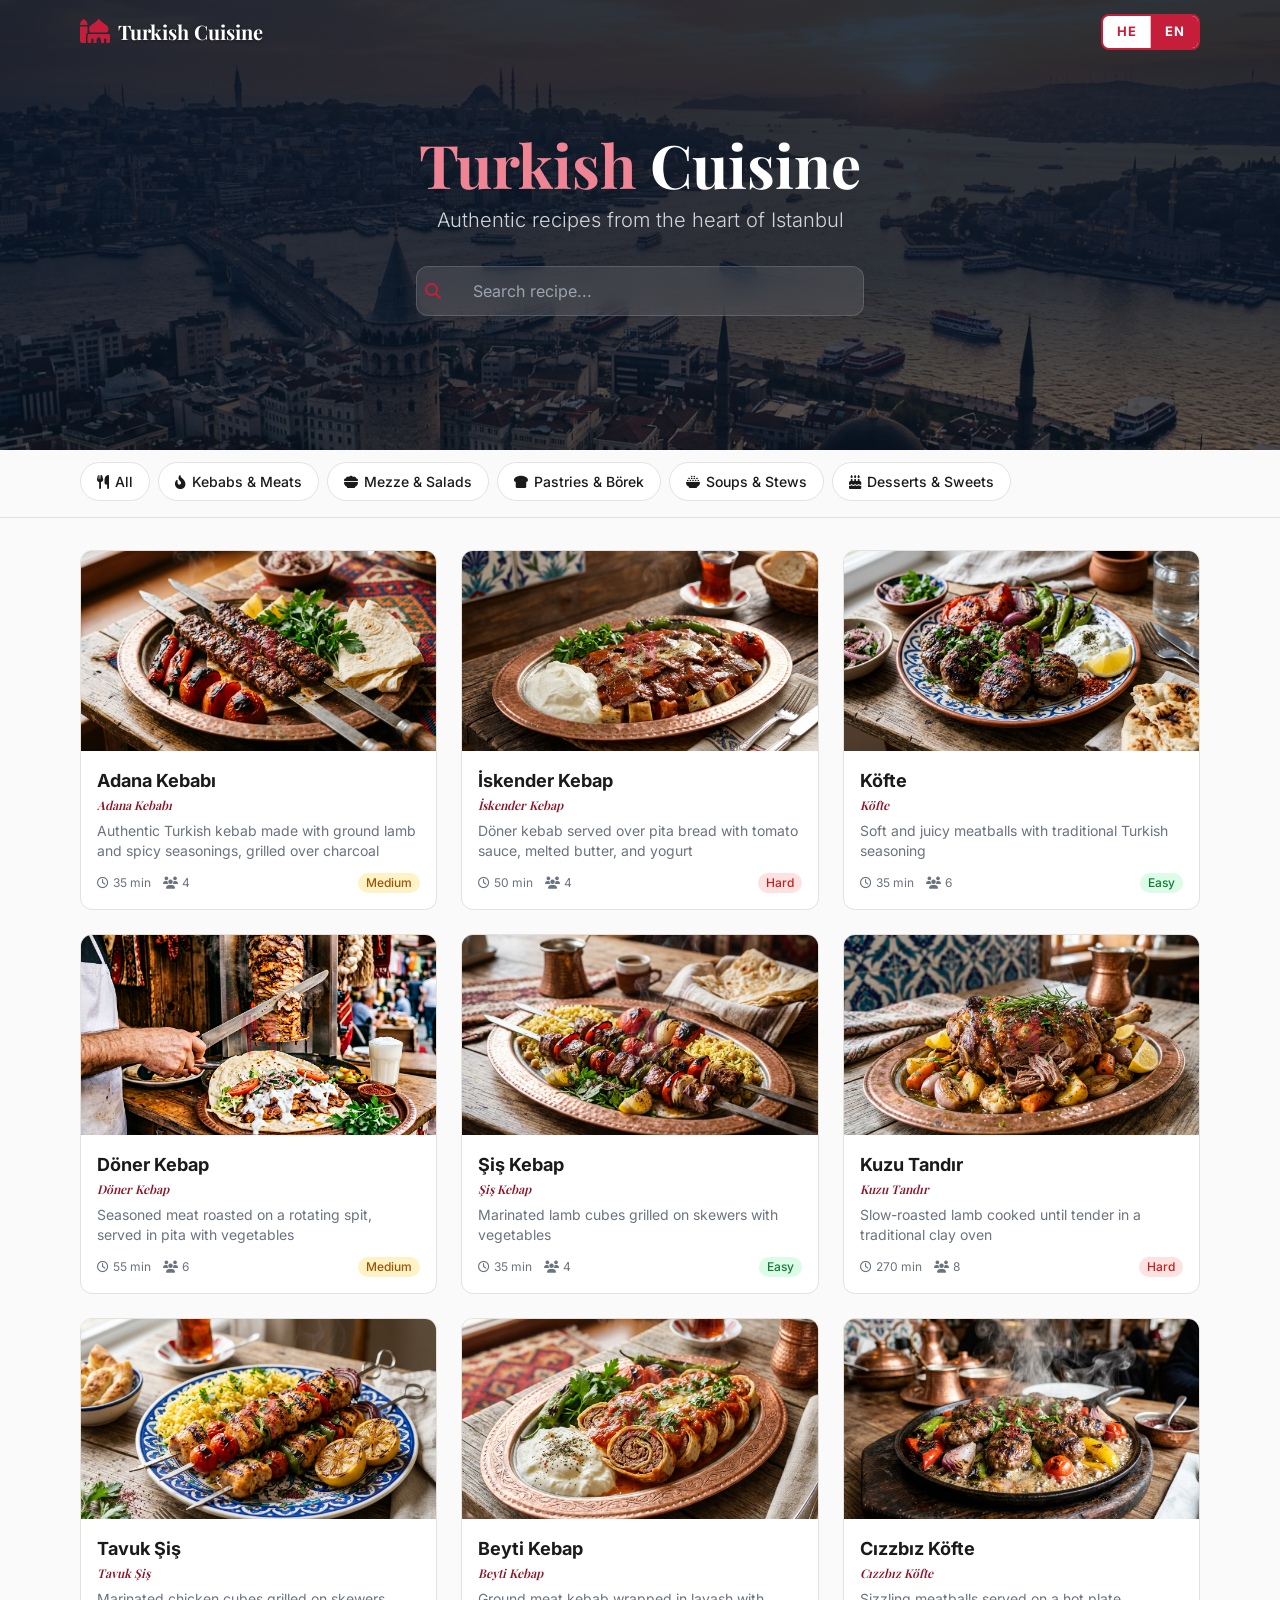
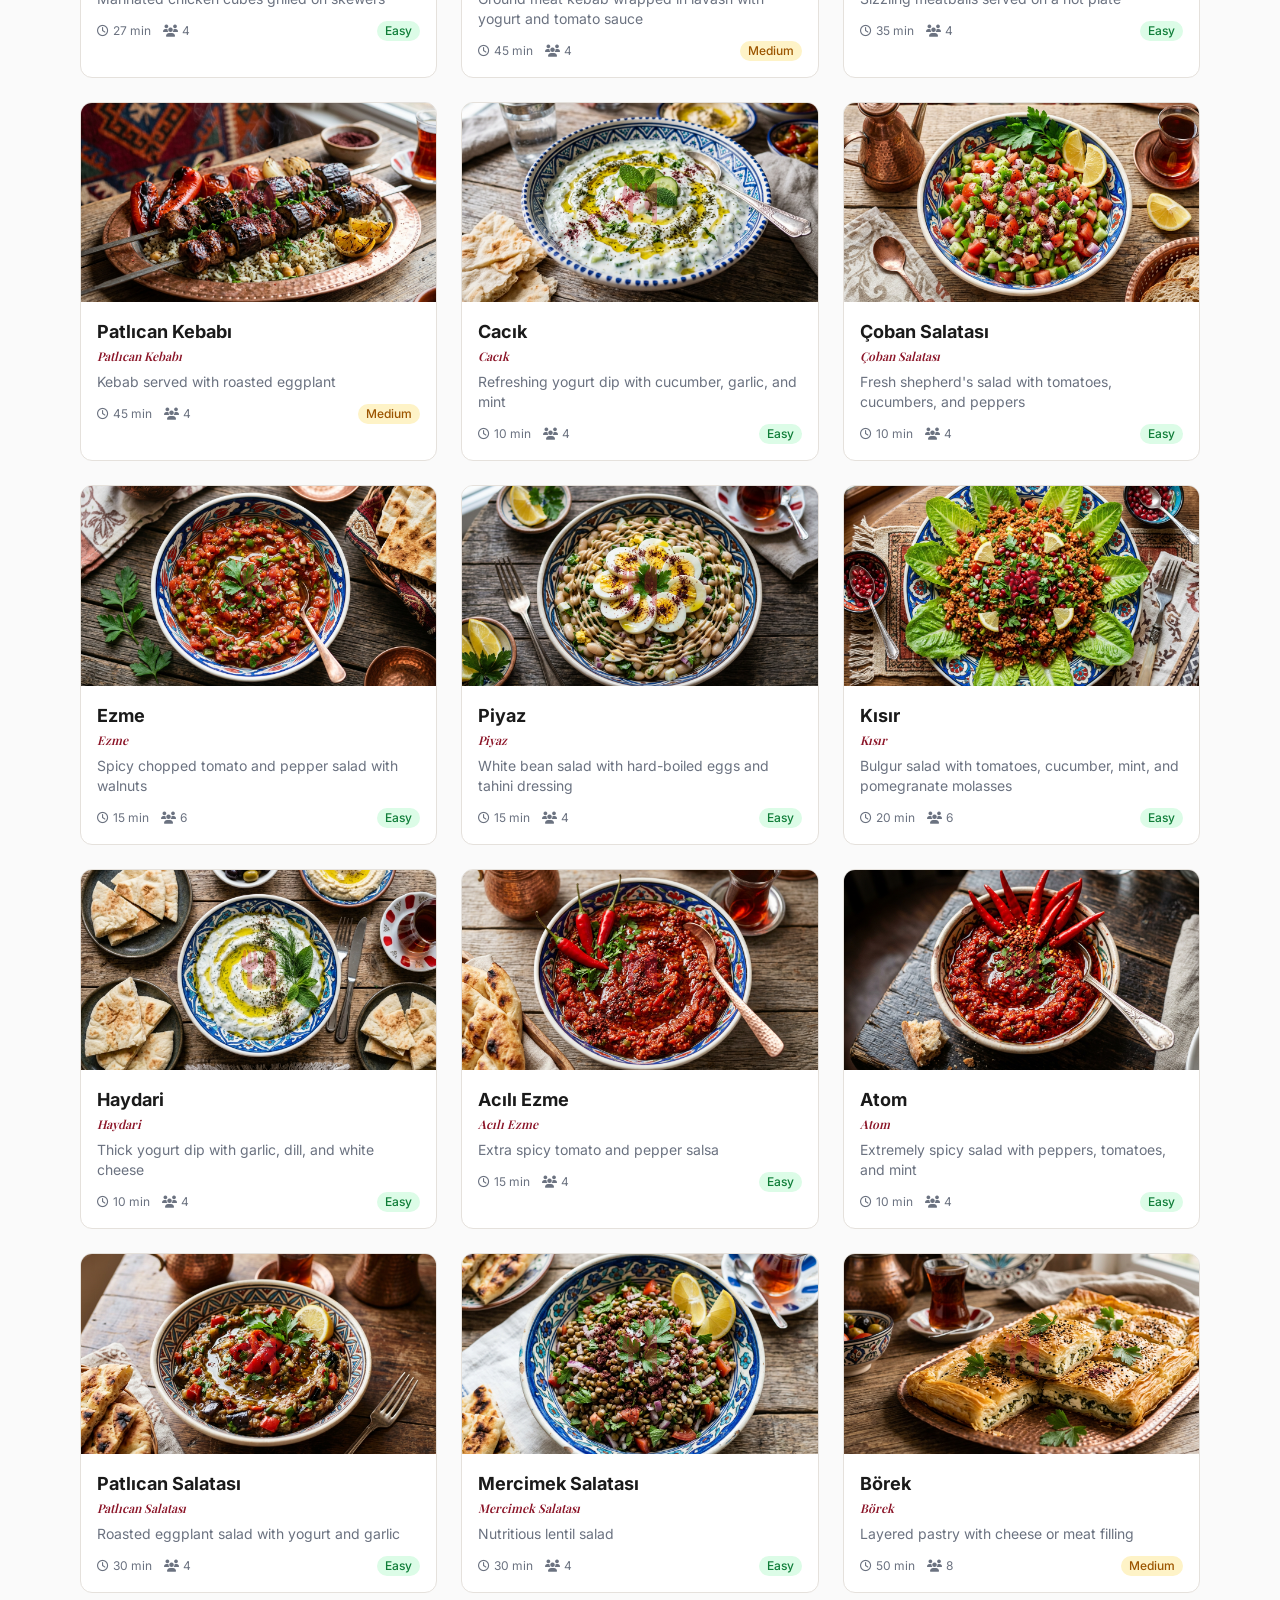
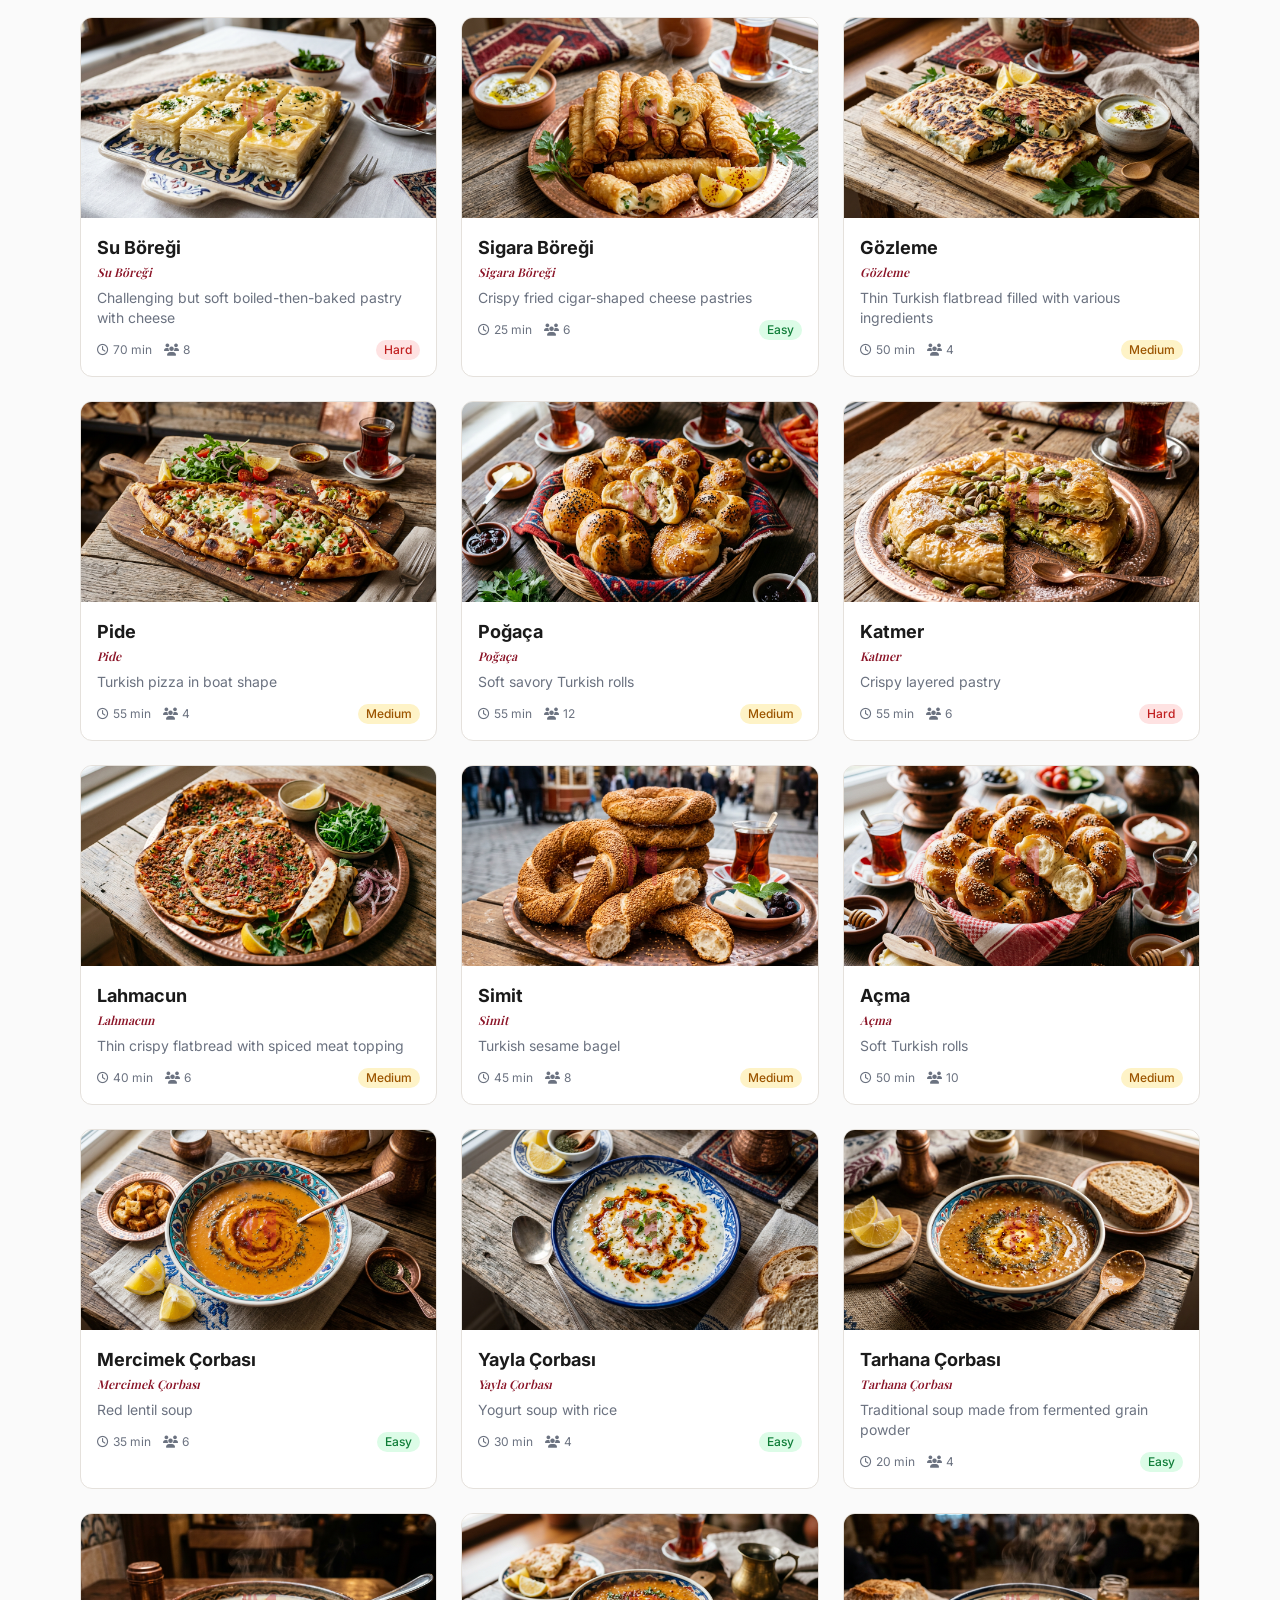
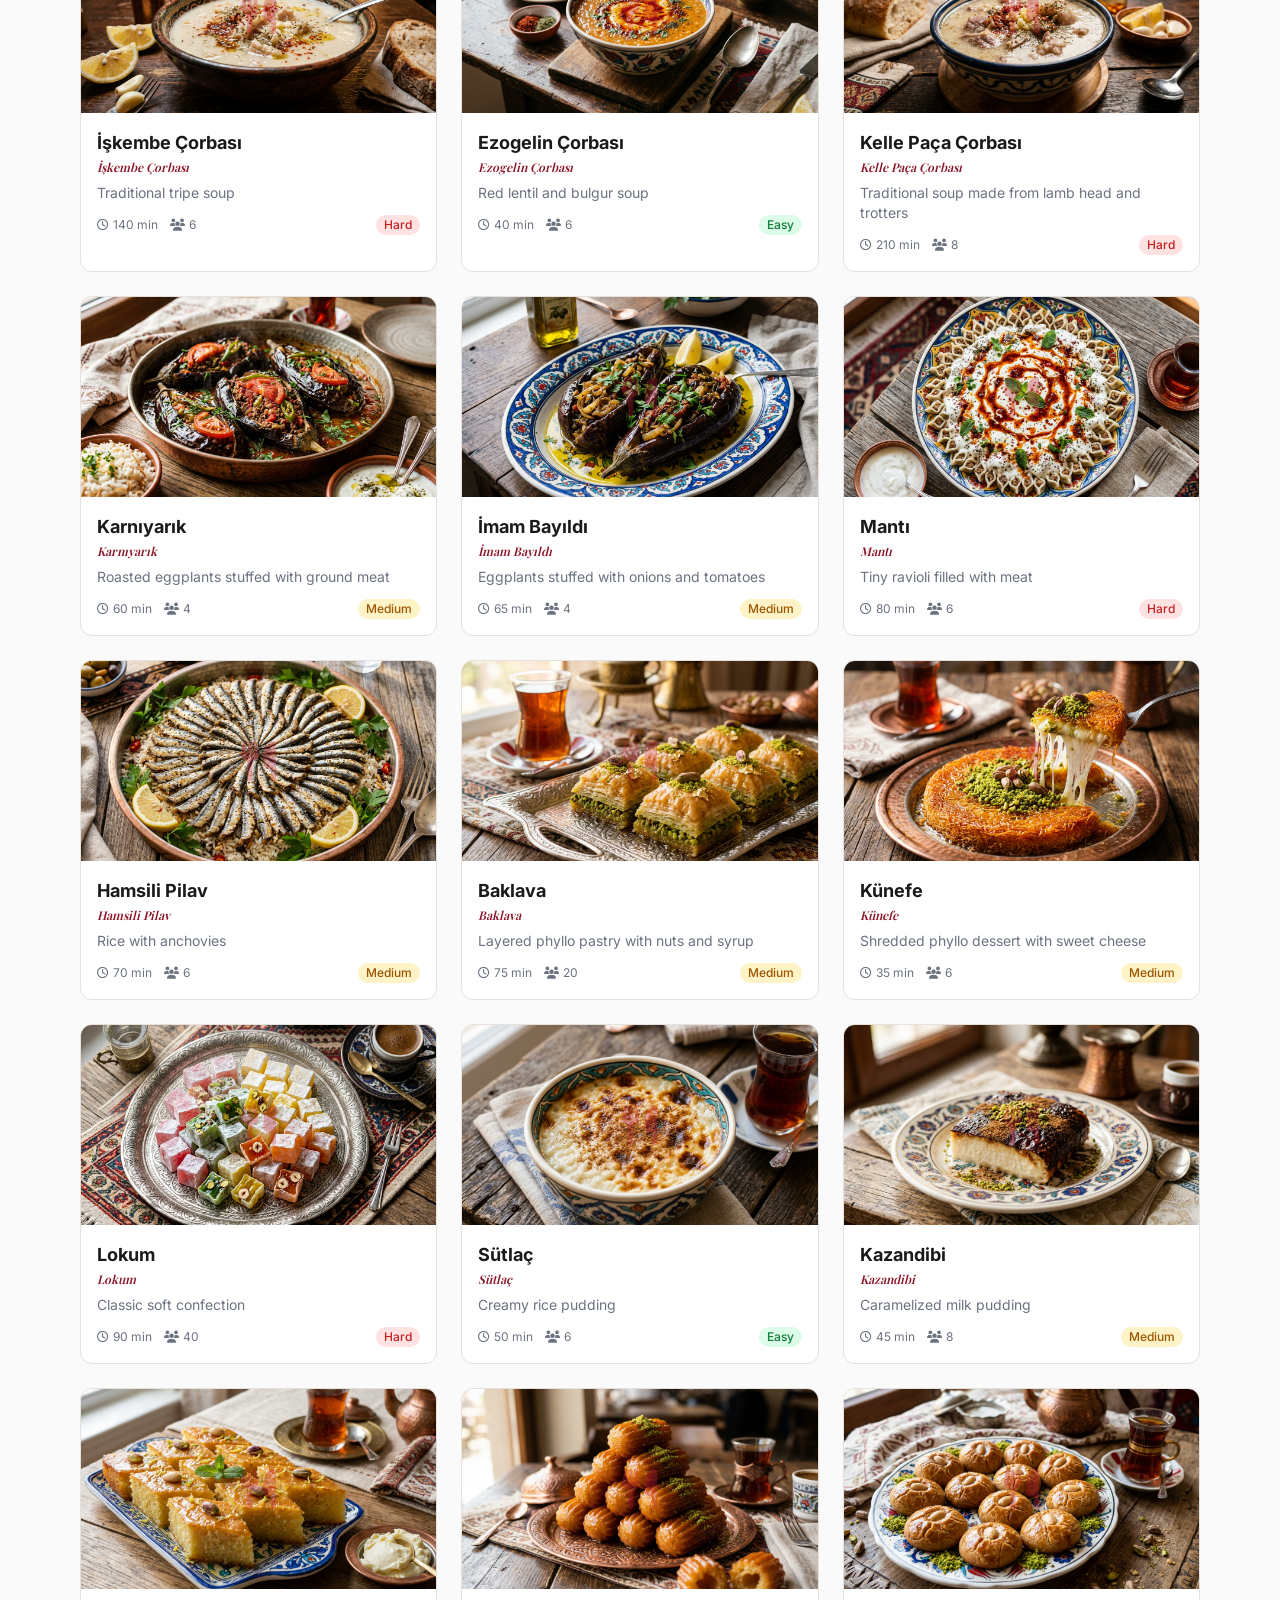
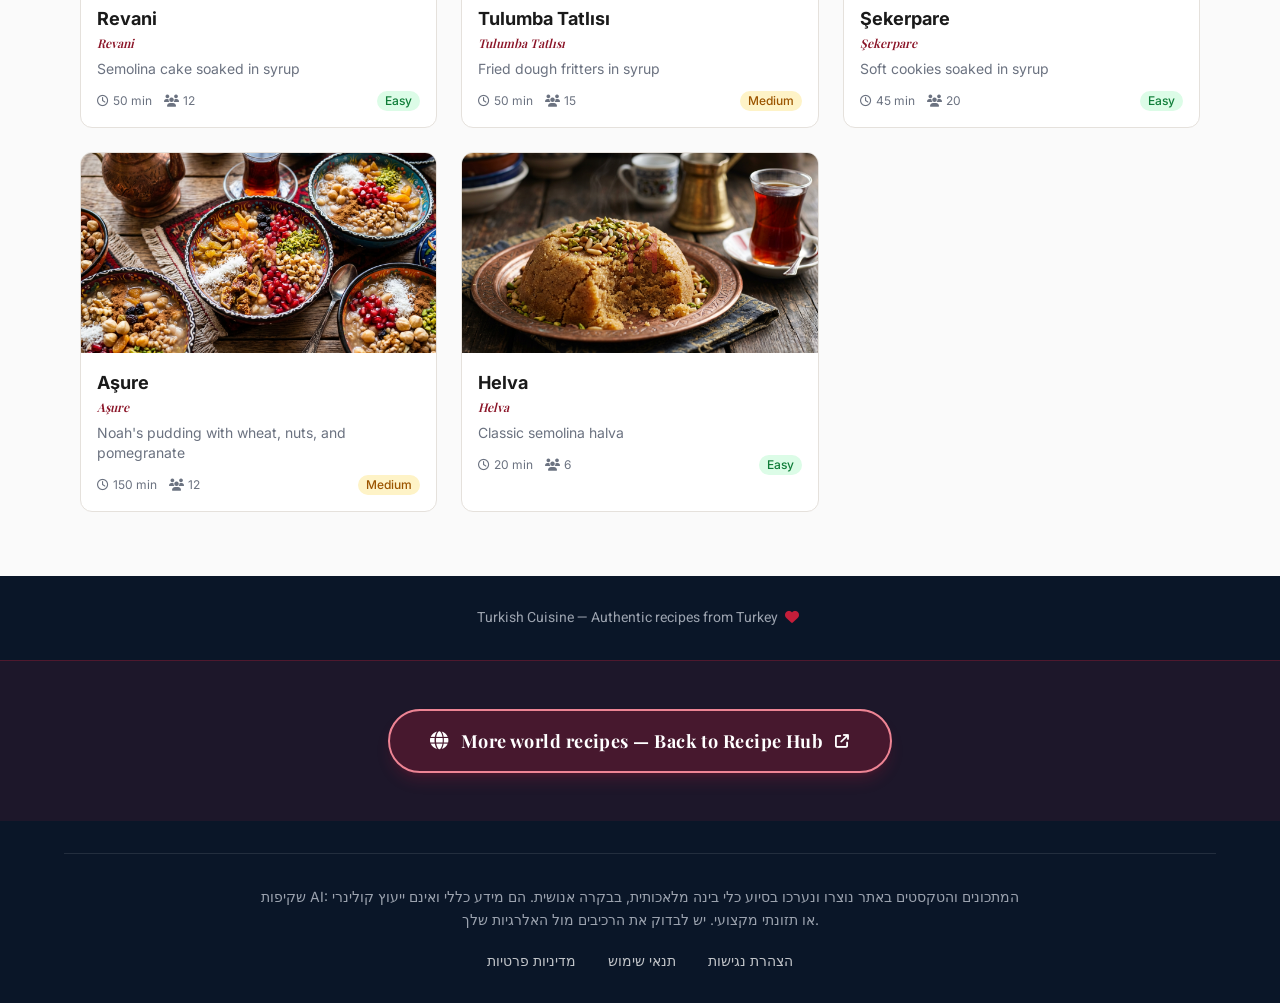
<file: index.html>
<!DOCTYPE html>
<html lang="he" dir="rtl">
<head>
    <meta charset="UTF-8">
    <meta name="viewport" content="width=device-width, initial-scale=1.0">
    <meta name="description" content="המטבח התורכי — מתכונים אותנטיים מתורכי, בעברית.">
    <meta property="og:title" content="המטבח התורכי">
    <meta property="og:description" content="מתכונים אותנטיים מהלב של איסטנבול">
    <meta property="og:type" content="website">
    <!-- Security policy declared before any resource so it governs them all.
         style-src allows 'unsafe-inline' for Tailwind-generated styles only.
         frame-ancestors / X-Content-Type-Options need real headers, which
         GitHub Pages cannot set - see governance/risk-register.md -->
    <meta http-equiv="Content-Security-Policy" content="default-src 'self'; script-src 'self'; style-src 'self' 'unsafe-inline'; img-src 'self' data:; font-src 'self'; connect-src 'self'; base-uri 'self'; form-action 'self'">
    <meta name="referrer" content="strict-origin-when-cross-origin">

    <!-- Self-hosted assets: zero third-party requests. See governance/data-map.md -->
    <link rel="stylesheet" href="assets/css/tailwind.css">
    <link rel="stylesheet" href="assets/fonts/fonts.css">
    <link rel="stylesheet" href="assets/vendor/fontawesome/fontawesome.min.css">
    <title>המטבח התורכי — מתכונים אותנטיים</title>

    <!-- Google Fonts -->
    <!-- Font Awesome -->
    <!-- Custom Styles -->
    <link rel="stylesheet" href="css/style.css">
</head>
<body class="bg-tr-cream font-heebo text-tr-charcoal min-h-screen">

    <a href="#main" class="skip-link" data-en="Skip to main content" data-he="דלג לתוכן העיקרי">דלג לתוכן העיקרי</a>

    <!-- Header -->
    <header id="app-header" class="fixed top-0 right-0 left-0 z-50 transition-all duration-200">
        <div class="max-w-6xl mx-auto px-4 h-16 md:h-18 flex items-center justify-between">
            <a href="#/" id="header-logo" class="flex items-center gap-2">
                <span class="text-tr-primary text-2xl"><i class="fas fa-mosque"></i></span>
                <span class="font-playfair font-bold text-lg md:text-xl text-tr-charcoal">המטבח התורכי</span>
            </a>
            <div class="flex items-center gap-3">
                <!-- Language Switcher -->
                <div class="language-switcher">
                    <button class="lang-btn active" data-lang="he">HE</button>
                    <button class="lang-btn" data-lang="en">EN</button>
                </div>
                <!-- Back Button -->
                <button id="back-btn" class="hidden items-center gap-2 text-tr-charcoal hover:text-tr-primary transition-colors text-sm font-medium">
                    <span>חזרה למתכונים</span>
                    <i class="fas fa-arrow-left"></i>
                </button>
            </div>
        </div>
    </header>

    <!-- Main Content -->
    <main id="main">
        <!-- Home View -->
        <div id="home-view">
            <!-- Hero Section -->
            <section id="hero" class="home-hero relative flex items-center justify-center text-center overflow-hidden">
                <div class="relative z-10 px-4 w-full max-w-2xl mx-auto">
                    <h1 class="font-playfair text-4xl md:text-5xl lg:text-6xl font-bold text-white mb-3">
                        המטבח <span class="text-tr-primary-light">התורכי</span>
                    </h1>
                    <p class="text-gray-300 text-lg md:text-xl mb-8 font-light">
                        מתכונים אותנטיים מהלב של איסטנבול
                    </p>
                    <!-- Search Bar -->
                    <div class="relative max-w-md mx-auto">
                        <div class="glass-search flex items-center rounded-xl overflow-hidden">
                            <span class="pr-4 pl-2 text-tr-primary"><i class="fas fa-search"></i></span>
                            <input
                                id="search-input"
                                type="text"
                                placeholder="חיפוש מתכון..."
                                class="w-full py-3 pl-4 bg-transparent text-white placeholder-gray-400 outline-none text-base"
                            >
                            <button id="search-clear" class="hidden pl-4 pr-2 text-gray-400 hover:text-white transition-colors">
                                <i class="fas fa-times"></i>
                            </button>
                        </div>
                    </div>
                </div>
            </section>

            <!-- Category Filters -->
            <section class="sticky top-16 md:top-18 z-40 bg-tr-cream/95 backdrop-blur-sm border-b border-tr-border">
                <div class="max-w-6xl mx-auto px-4 py-3">
                    <div id="category-filters" class="flex gap-2 overflow-x-auto pb-1 scrollbar-hide"></div>
                    <div id="result-count" class="text-tr-text-secondary text-sm mt-2 hidden"></div>
                </div>
            </section>

            <!-- Recipe Grid -->
            <section class="max-w-6xl mx-auto px-4 py-8">
                <!-- Screen-reader-only: the cards below use h3, so the hierarchy
                     needs an h2 here. Hidden visually; the design is unchanged. -->
                <h2 class="sr-only-heading" data-en="Recipes" data-he="מתכונים">מתכונים</h2>
                <div id="recipe-grid" class="grid gap-6" style="grid-template-columns: repeat(auto-fill, minmax(300px, 1fr));"></div>

                <!-- Empty State -->
                <div id="empty-state" class="hidden text-center py-16">
                    <div class="text-6xl mb-4 text-tr-primary opacity-50"><i class="fas fa-search"></i></div>
                    <h3 class="text-xl font-bold text-tr-charcoal mb-2">לא נמצאו מתכונים</h3>
                    <p class="text-tr-text-secondary mb-4">נסו לשנות את מילות החיפוש או לבחור קטגוריה אחרת</p>
                    <button id="clear-filters-btn" class="px-6 py-2 bg-tr-primary text-white rounded-lg hover:bg-tr-primary-dark transition-colors font-medium">
                        נקה חיפוש
                    </button>
                </div>

                <!-- Loading State -->
                <div id="loading-state" class="text-center py-16">
                    <div class="spinner mb-4"></div>
                    <p class="text-tr-text-secondary">טוען מתכונים...</p>
                </div>
            </section>
        </div>

        <!-- Recipe Detail View -->
        <div id="recipe-view" class="hidden"></div>
    </main>

    <!-- Footer -->
    <footer class="bg-tr-navy text-gray-400 py-8 mt-8">
        <div class="max-w-6xl mx-auto px-4 text-center">
            <p class="font-heebo text-sm">
                המטבח התורכי — מתכונים אותנטיים מתורכי, בעברית
                <span class="text-tr-primary mx-1"><i class="fas fa-heart"></i></span>
            </p>
        </div>

        <!-- Back to Hub -->
        <div class="py-12 bg-tr-primary/10 border-t border-tr-primary/30 mt-8">
            <div class="max-w-6xl mx-auto px-4 text-center">
                <a href="https://robertog62.github.io/recipes-world-hub/" target="_blank" rel="noopener noreferrer"
                   class="inline-flex items-center gap-3 border-2 border-tr-primary-light bg-tr-primary/25 text-white font-playfair font-bold text-base md:text-lg px-10 py-4 rounded-full hover:bg-tr-primary-light hover:text-tr-navy transition-all duration-300 tracking-wide shadow-lg shadow-tr-primary/20">
                    <i class="fa-solid fa-globe text-lg"></i>
                    <span>לעוד מתכוני עולם — חזרה לרכזת המתכונים</span>
                    <i class="fa-solid fa-arrow-up-right-from-square text-sm"></i>
                </a>
            </div>
        </div>

        <div class="max-w-6xl mx-auto px-4 text-center mt-8 pt-8 border-t border-white/10">
            <p class="text-sm leading-relaxed max-w-3xl mx-auto mb-5" class="text-white/75"
               data-en="AI transparency: the recipes and texts on this site were generated and edited with AI tools under human review. They are general guidance, not professional culinary or nutritional advice. Check ingredients against your own allergies."
               data-he="שקיפות AI: המתכונים והטקסטים באתר נוצרו ונערכו בסיוע כלי בינה מלאכותית, בבקרה אנושית. הם מידע כללי ואינם ייעוץ קולינרי או תזונתי מקצועי. יש לבדוק את הרכיבים מול האלרגיות שלך.">שקיפות AI: המתכונים והטקסטים באתר נוצרו ונערכו בסיוע כלי בינה מלאכותית, בבקרה אנושית. הם מידע כללי ואינם ייעוץ קולינרי או תזונתי מקצועי. יש לבדוק את הרכיבים מול האלרגיות שלך.</p>
            <div class="flex flex-wrap justify-center gap-x-8 gap-y-2 text-sm">
                <a href="privacy.html" class="text-white/75 hover:underline" data-en="Privacy Policy" data-he="מדיניות פרטיות">מדיניות פרטיות</a>
                <a href="terms.html" class="text-white/75 hover:underline" data-en="Terms of Use" data-he="תנאי שימוש">תנאי שימוש</a>
                <a href="accessibility.html" class="text-white/75 hover:underline" data-en="Accessibility" data-he="הצהרת נגישות">הצהרת נגישות</a>
            </div>
        </div>
    </footer>

    <!-- Scripts -->
    <!-- i18n must load first -->
    <script src="js/i18n.js"></script>
    <script src="js/data.js"></script>
    <script src="js/ui.js"></script>
    <script src="js/app.js"></script>
</body>
</html>
</file>
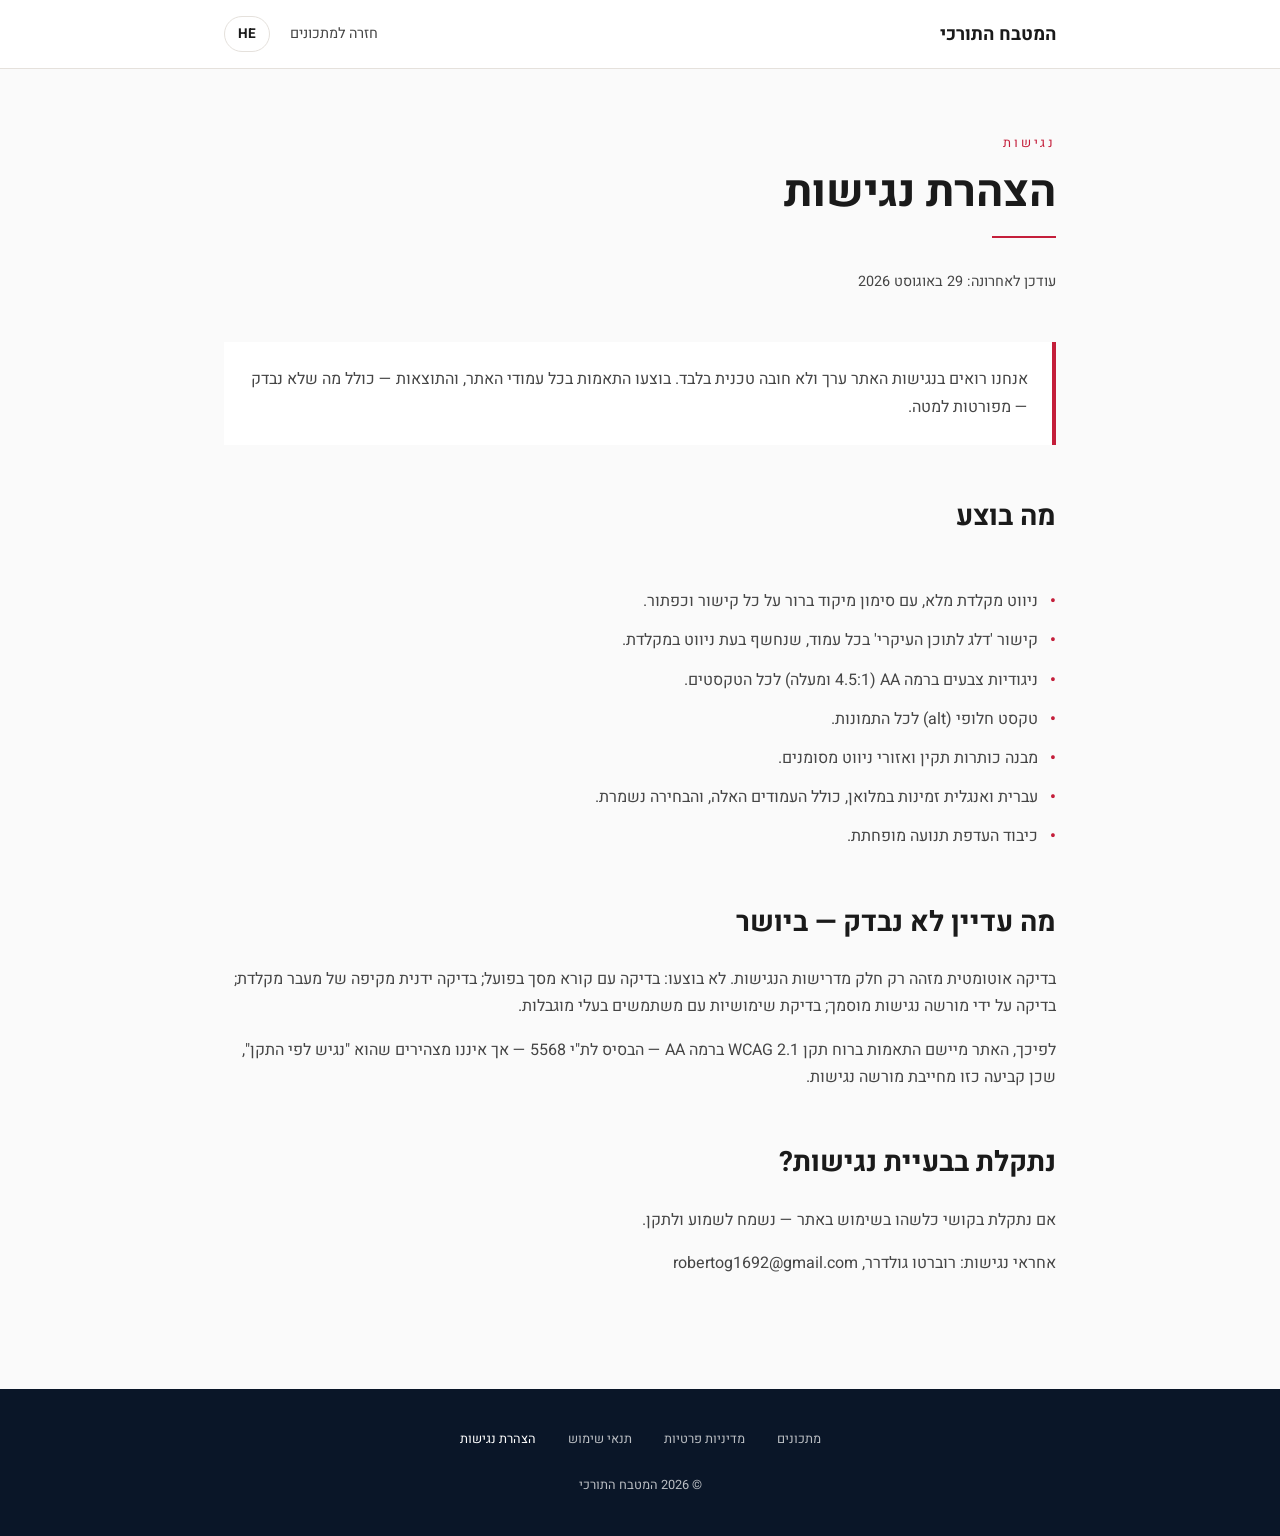
<file: accessibility.html>
<!DOCTYPE html>
<html lang="he" dir="rtl">
<head>
    <meta charset="UTF-8">
    <meta name="viewport" content="width=device-width, initial-scale=1.0">
    <title data-en="Accessibility Statement | Turkish Cuisine" data-he="הצהרת נגישות | המטבח התורכי">הצהרת נגישות | המטבח התורכי</title>
    <meta name="description" content="הצהרת הנגישות של האתר — מה בוצע ומה לא נבדק.">
    <meta http-equiv="Content-Security-Policy" content="default-src 'self'; script-src 'self'; style-src 'self'; img-src 'self' data:; font-src 'self'; connect-src 'self'; base-uri 'self'; form-action 'self'">
    <meta name="referrer" content="strict-origin-when-cross-origin">
    <link rel="stylesheet" href="assets/fonts/fonts.css">
    <link rel="stylesheet" href="assets/css/policy.css">
</head>
<body class="p-body">

    <a href="#main" class="skip-link" data-en="Skip to main content" data-he="דלג לתוכן העיקרי">דלג לתוכן העיקרי</a>

    <nav class="p-nav" aria-label="ניווט">
        <div class="p-wrap p-nav-in">
            <a href="index.html" class="p-logo" data-en="Turkish Cuisine" data-he="המטבח התורכי">המטבח התורכי</a>
            <div class="p-navlinks">
                <a href="index.html" class="p-back" data-en="Back to recipes" data-he="חזרה למתכונים">חזרה למתכונים</a>
                <button id="langToggle" type="button" class="p-langbtn"><span id="langLabel">HE</span></button>
            </div>
        </div>
    </nav>

    <main id="main">
        <div class="p-wrap">
            <p class="p-eyebrow" data-en="Accessibility" data-he="נגישות">נגישות</p>
            <h1 data-en="Accessibility Statement" data-he="הצהרת נגישות">הצהרת נגישות</h1>
            <div class="p-rule"></div>
            <p class="p-updated" data-en="Last updated: 29 August 2026" data-he="עודכן לאחרונה: 29 באוגוסט 2026">עודכן לאחרונה: 29 באוגוסט 2026</p>

        <div class="p-callout"><p data-en="Accessibility here is treated as something worth doing, not a box to tick. Adjustments were made across the site, and the results - including what was not tested - are set out below." data-he="אנחנו רואים בנגישות האתר ערך ולא חובה טכנית בלבד. בוצעו התאמות בכל עמודי האתר, והתוצאות — כולל מה שלא נבדק — מפורטות למטה.">Accessibility here is treated as something worth doing, not a box to tick. Adjustments were made across the site, and the results - including what was not tested - are set out below.</p></div>
        <section>
            <h2 data-en="What was done" data-he="מה בוצע">What was done</h2>
        </section>
        <ul class="p-list">
            <li><span data-en="Full keyboard navigation, with a clear focus indicator on every link and button." data-he="ניווט מקלדת מלא, עם סימון מיקוד ברור על כל קישור וכפתור.">Full keyboard navigation, with a clear focus indicator on every link and button.</span></li>
            <li><span data-en="A 'skip to main content' link on every page, revealed on keyboard focus." data-he="קישור 'דלג לתוכן העיקרי' בכל עמוד, שנחשף בעת ניווט במקלדת.">A 'skip to main content' link on every page, revealed on keyboard focus.</span></li>
            <li><span data-en="Colour contrast at AA level (4.5:1 or better) for all text." data-he="ניגודיות צבעים ברמה AA (4.5:1 ומעלה) לכל הטקסטים.">Colour contrast at AA level (4.5:1 or better) for all text.</span></li>
            <li><span data-en="Alt text on every image." data-he="טקסט חלופי (alt) לכל התמונות.">Alt text on every image.</span></li>
            <li><span data-en="Correct heading hierarchy and landmark regions." data-he="מבנה כותרות תקין ואזורי ניווט מסומנים.">Correct heading hierarchy and landmark regions.</span></li>
            <li><span data-en="Hebrew and English are both fully available, including these pages, and the choice is remembered." data-he="עברית ואנגלית זמינות במלואן, כולל העמודים האלה, והבחירה נשמרת.">Hebrew and English are both fully available, including these pages, and the choice is remembered.</span></li>
            <li><span data-en="Reduced-motion preference is honoured." data-he="כיבוד העדפת תנועה מופחתת.">Reduced-motion preference is honoured.</span></li>
        </ul>
        <section>
            <h2 data-en="What has not been tested - stated honestly" data-he="מה עדיין לא נבדק — ביושר">What has not been tested - stated honestly</h2>
            <p data-en="Automated testing covers only part of the accessibility requirements. Not done: testing with an actual screen reader; a full manual keyboard walkthrough; review by a certified accessibility professional; usability testing with disabled users." data-he="בדיקה אוטומטית מזהה רק חלק מדרישות הנגישות. לא בוצעו: בדיקה עם קורא מסך בפועל; בדיקה ידנית מקיפה של מעבר מקלדת; בדיקה על ידי מורשה נגישות מוסמך; בדיקת שימושיות עם משתמשים בעלי מוגבלות.">Automated testing covers only part of the accessibility requirements. Not done: testing with an actual screen reader; a full manual keyboard walkthrough; review by a certified accessibility professional; usability testing with disabled users.</p>
            <p data-en="Accordingly, the site applies adjustments in the spirit of WCAG 2.1 level AA - the basis for Israeli standard 5568 - but we do not state that it 'conforms to the standard', because that requires a certified accessibility professional." data-he="לפיכך, האתר מיישם התאמות ברוח תקן WCAG 2.1 ברמה AA — הבסיס לת&quot;י 5568 — אך איננו מצהירים שהוא &quot;נגיש לפי התקן&quot;, שכן קביעה כזו מחייבת מורשה נגישות.">Accordingly, the site applies adjustments in the spirit of WCAG 2.1 level AA - the basis for Israeli standard 5568 - but we do not state that it 'conforms to the standard', because that requires a certified accessibility professional.</p>
        </section>
        <section>
            <h2 data-en="Found a problem?" data-he="נתקלת בבעיית נגישות?">Found a problem?</h2>
            <p data-en="If anything here was hard to use, we would like to hear about it and fix it." data-he="אם נתקלת בקושי כלשהו בשימוש באתר — נשמח לשמוע ולתקן.">If anything here was hard to use, we would like to hear about it and fix it.</p>
            <p data-en="Accessibility contact: Roberto Goldreer, robertog1692@gmail.com" data-he="אחראי נגישות: רוברטו גולדרר, robertog1692@gmail.com">Accessibility contact: Roberto Goldreer, robertog1692@gmail.com</p>
        </section>

        </div>
    </main>

    <footer class="p-footer">
        <div class="p-wrap">
            <div class="p-footer-links">
                <a href="index.html" data-en="Recipes" data-he="מתכונים">מתכונים</a>
                <a href="privacy.html" data-en="Privacy Policy" data-he="מדיניות פרטיות">מדיניות פרטיות</a>
                <a href="terms.html" data-en="Terms of Use" data-he="תנאי שימוש">תנאי שימוש</a>
                <a href="accessibility.html" aria-current="page" data-en="Accessibility" data-he="הצהרת נגישות">הצהרת נגישות</a>
            </div>
            <p class="p-copy">&copy; 2026 המטבח התורכי</p>
        </div>
    </footer>

    <script src="assets/js/policy.js"></script>
</body>
</html>
</file>
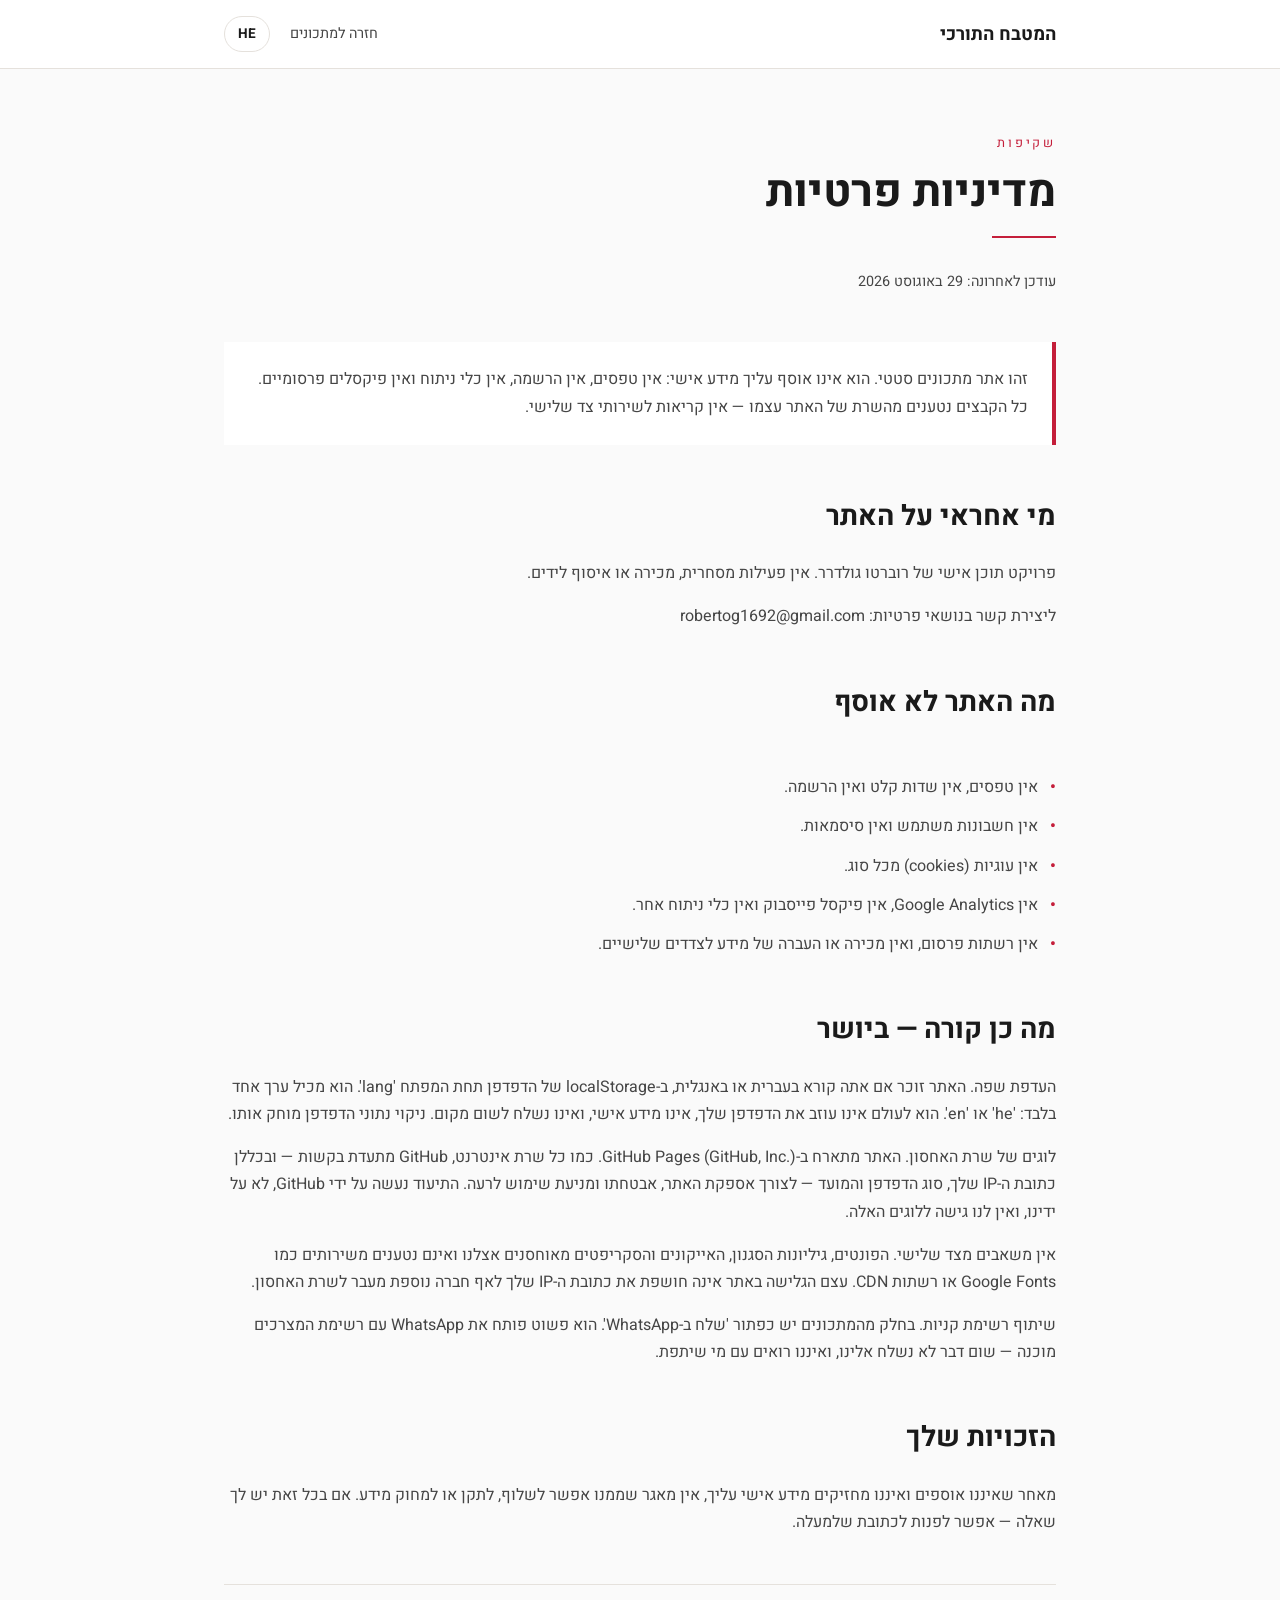
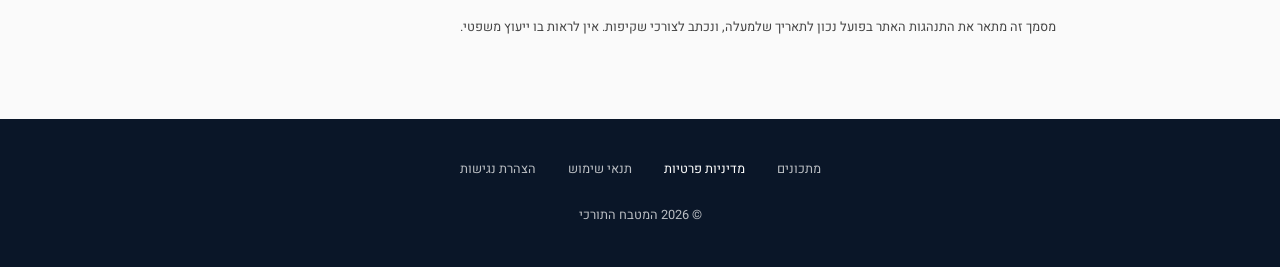
<file: privacy.html>
<!DOCTYPE html>
<html lang="he" dir="rtl">
<head>
    <meta charset="UTF-8">
    <meta name="viewport" content="width=device-width, initial-scale=1.0">
    <title data-en="Privacy Policy | Turkish Cuisine" data-he="מדיניות פרטיות | המטבח התורכי">מדיניות פרטיות | המטבח התורכי</title>
    <meta name="description" content="מדיניות הפרטיות של האתר — מה נאסף ומה לא.">
    <meta http-equiv="Content-Security-Policy" content="default-src 'self'; script-src 'self'; style-src 'self'; img-src 'self' data:; font-src 'self'; connect-src 'self'; base-uri 'self'; form-action 'self'">
    <meta name="referrer" content="strict-origin-when-cross-origin">
    <link rel="stylesheet" href="assets/fonts/fonts.css">
    <link rel="stylesheet" href="assets/css/policy.css">
</head>
<body class="p-body">

    <a href="#main" class="skip-link" data-en="Skip to main content" data-he="דלג לתוכן העיקרי">דלג לתוכן העיקרי</a>

    <nav class="p-nav" aria-label="ניווט">
        <div class="p-wrap p-nav-in">
            <a href="index.html" class="p-logo" data-en="Turkish Cuisine" data-he="המטבח התורכי">המטבח התורכי</a>
            <div class="p-navlinks">
                <a href="index.html" class="p-back" data-en="Back to recipes" data-he="חזרה למתכונים">חזרה למתכונים</a>
                <button id="langToggle" type="button" class="p-langbtn"><span id="langLabel">HE</span></button>
            </div>
        </div>
    </nav>

    <main id="main">
        <div class="p-wrap">
            <p class="p-eyebrow" data-en="Transparency" data-he="שקיפות">שקיפות</p>
            <h1 data-en="Privacy Policy" data-he="מדיניות פרטיות">מדיניות פרטיות</h1>
            <div class="p-rule"></div>
            <p class="p-updated" data-en="Last updated: 29 August 2026" data-he="עודכן לאחרונה: 29 באוגוסט 2026">עודכן לאחרונה: 29 באוגוסט 2026</p>

        <div class="p-callout"><p data-en="This is a static recipe site. It does not collect personal information about you: no forms, no sign-up, no analytics, no advertising pixels. Every file loads from this site's own server - there are no third-party requests." data-he="זהו אתר מתכונים סטטי. הוא אינו אוסף עליך מידע אישי: אין טפסים, אין הרשמה, אין כלי ניתוח ואין פיקסלים פרסומיים. כל הקבצים נטענים מהשרת של האתר עצמו — אין קריאות לשירותי צד שלישי.">This is a static recipe site. It does not collect personal information about you: no forms, no sign-up, no analytics, no advertising pixels. Every file loads from this site's own server - there are no third-party requests.</p></div>
        <section>
            <h2 data-en="Who runs this site" data-he="מי אחראי על האתר">Who runs this site</h2>
            <p data-en="A personal content project by Roberto Goldreer. No commerce, no sales, no lead collection." data-he="פרויקט תוכן אישי של רוברטו גולדרר. אין פעילות מסחרית, מכירה או איסוף לידים.">A personal content project by Roberto Goldreer. No commerce, no sales, no lead collection.</p>
            <p data-en="Privacy contact: robertog1692@gmail.com" data-he="ליצירת קשר בנושאי פרטיות: robertog1692@gmail.com">Privacy contact: robertog1692@gmail.com</p>
        </section>
        <section>
            <h2 data-en="What this site does not collect" data-he="מה האתר לא אוסף">What this site does not collect</h2>
        </section>
        <ul class="p-list">
            <li><span data-en="No forms, no input fields and no registration." data-he="אין טפסים, אין שדות קלט ואין הרשמה.">No forms, no input fields and no registration.</span></li>
            <li><span data-en="No user accounts and no passwords." data-he="אין חשבונות משתמש ואין סיסמאות.">No user accounts and no passwords.</span></li>
            <li><span data-en="No cookies of any kind." data-he="אין עוגיות (cookies) מכל סוג.">No cookies of any kind.</span></li>
            <li><span data-en="No Google Analytics, no Facebook pixel, no other analytics tool." data-he="אין Google Analytics, אין פיקסל פייסבוק ואין כלי ניתוח אחר.">No Google Analytics, no Facebook pixel, no other analytics tool.</span></li>
            <li><span data-en="No advertising networks, and no sale or sharing of data with third parties." data-he="אין רשתות פרסום, ואין מכירה או העברה של מידע לצדדים שלישיים.">No advertising networks, and no sale or sharing of data with third parties.</span></li>
        </ul>
        <section>
            <h2 data-en="What does happen - stated plainly" data-he="מה כן קורה — ביושר">What does happen - stated plainly</h2>
            <p data-en="Language preference. The site remembers whether you are reading in Hebrew or English, in your browser's localStorage under the key 'lang'. It holds one value: 'he' or 'en'. It never leaves your browser, it is not personal information, and it is not sent anywhere. Clearing your browser data removes it." data-he="העדפת שפה. האתר זוכר אם אתה קורא בעברית או באנגלית, ב-localStorage של הדפדפן תחת המפתח 'lang'. הוא מכיל ערך אחד בלבד: 'he' או 'en'. הוא לעולם אינו עוזב את הדפדפן שלך, אינו מידע אישי, ואינו נשלח לשום מקום. ניקוי נתוני הדפדפן מוחק אותו.">Language preference. The site remembers whether you are reading in Hebrew or English, in your browser's localStorage under the key 'lang'. It holds one value: 'he' or 'en'. It never leaves your browser, it is not personal information, and it is not sent anywhere. Clearing your browser data removes it.</p>
            <p data-en="Hosting logs. The site is hosted on GitHub Pages (GitHub, Inc.). Like any web server, GitHub records requests - including your IP address, browser type and time - to serve the site, secure it and prevent abuse. That logging is done by GitHub, not by us, and we have no access to those logs." data-he="לוגים של שרת האחסון. האתר מתארח ב-GitHub Pages (GitHub, Inc.). כמו כל שרת אינטרנט, GitHub מתעדת בקשות — ובכללן כתובת ה-IP שלך, סוג הדפדפן והמועד — לצורך אספקת האתר, אבטחתו ומניעת שימוש לרעה. התיעוד נעשה על ידי GitHub, לא על ידינו, ואין לנו גישה ללוגים האלה.">Hosting logs. The site is hosted on GitHub Pages (GitHub, Inc.). Like any web server, GitHub records requests - including your IP address, browser type and time - to serve the site, secure it and prevent abuse. That logging is done by GitHub, not by us, and we have no access to those logs.</p>
            <p data-en="No third-party resources. Fonts, stylesheets, icons and scripts are all stored here and are not loaded from services such as Google Fonts or a CDN. Simply browsing this site does not expose your IP address to any company beyond the host." data-he="אין משאבים מצד שלישי. הפונטים, גיליונות הסגנון, האייקונים והסקריפטים מאוחסנים אצלנו ואינם נטענים משירותים כמו Google Fonts או רשתות CDN. עצם הגלישה באתר אינה חושפת את כתובת ה-IP שלך לאף חברה נוספת מעבר לשרת האחסון.">No third-party resources. Fonts, stylesheets, icons and scripts are all stored here and are not loaded from services such as Google Fonts or a CDN. Simply browsing this site does not expose your IP address to any company beyond the host.</p>
            <p data-en="Sharing a shopping list. Some recipes offer a 'send by WhatsApp' button. It simply opens WhatsApp with the ingredient list ready - nothing is sent to us, and we do not see who you shared it with." data-he="שיתוף רשימת קניות. בחלק מהמתכונים יש כפתור 'שלח ב-WhatsApp'. הוא פשוט פותח את WhatsApp עם רשימת המצרכים מוכנה — שום דבר לא נשלח אלינו, ואיננו רואים עם מי שיתפת.">Sharing a shopping list. Some recipes offer a 'send by WhatsApp' button. It simply opens WhatsApp with the ingredient list ready - nothing is sent to us, and we do not see who you shared it with.</p>
        </section>
        <section>
            <h2 data-en="Your rights" data-he="הזכויות שלך">Your rights</h2>
            <p data-en="Because we do not collect or hold personal data about you, there is no record to retrieve, correct or delete. If you still have a question, write to the address above." data-he="מאחר שאיננו אוספים ואיננו מחזיקים מידע אישי עליך, אין מאגר שממנו אפשר לשלוף, לתקן או למחוק מידע. אם בכל זאת יש לך שאלה — אפשר לפנות לכתובת שלמעלה.">Because we do not collect or hold personal data about you, there is no record to retrieve, correct or delete. If you still have a question, write to the address above.</p>
        </section>
        <div class="p-note"><p data-en="This document describes how the site actually behaves as of the date above, and is written for transparency. It is not legal advice." data-he="מסמך זה מתאר את התנהגות האתר בפועל נכון לתאריך שלמעלה, ונכתב לצורכי שקיפות. אין לראות בו ייעוץ משפטי.">This document describes how the site actually behaves as of the date above, and is written for transparency. It is not legal advice.</p></div>

        </div>
    </main>

    <footer class="p-footer">
        <div class="p-wrap">
            <div class="p-footer-links">
                <a href="index.html" data-en="Recipes" data-he="מתכונים">מתכונים</a>
                <a href="privacy.html" aria-current="page" data-en="Privacy Policy" data-he="מדיניות פרטיות">מדיניות פרטיות</a>
                <a href="terms.html" data-en="Terms of Use" data-he="תנאי שימוש">תנאי שימוש</a>
                <a href="accessibility.html" data-en="Accessibility" data-he="הצהרת נגישות">הצהרת נגישות</a>
            </div>
            <p class="p-copy">&copy; 2026 המטבח התורכי</p>
        </div>
    </footer>

    <script src="assets/js/policy.js"></script>
</body>
</html>
</file>
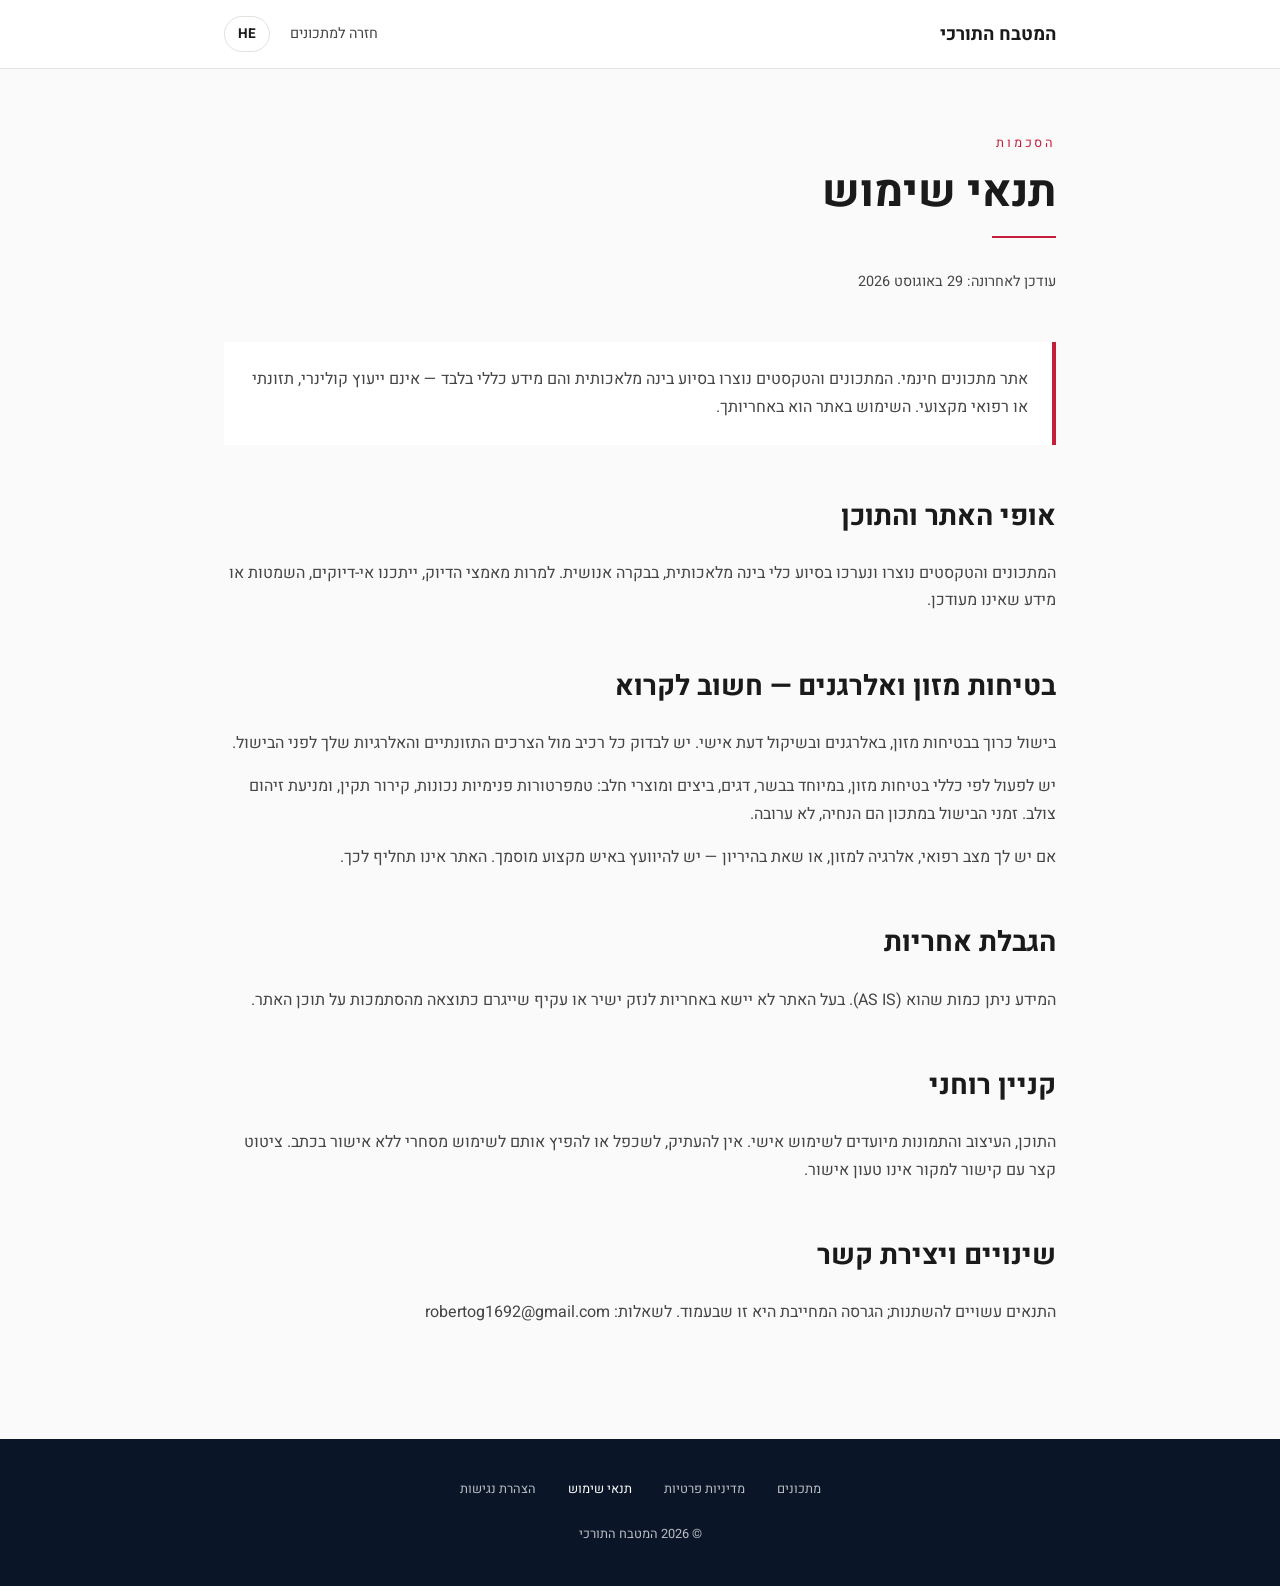
<file: terms.html>
<!DOCTYPE html>
<html lang="he" dir="rtl">
<head>
    <meta charset="UTF-8">
    <meta name="viewport" content="width=device-width, initial-scale=1.0">
    <title data-en="Terms of Use | Turkish Cuisine" data-he="תנאי שימוש | המטבח התורכי">תנאי שימוש | המטבח התורכי</title>
    <meta name="description" content="תנאי השימוש באתר, בטיחות מזון והגבלת אחריות.">
    <meta http-equiv="Content-Security-Policy" content="default-src 'self'; script-src 'self'; style-src 'self'; img-src 'self' data:; font-src 'self'; connect-src 'self'; base-uri 'self'; form-action 'self'">
    <meta name="referrer" content="strict-origin-when-cross-origin">
    <link rel="stylesheet" href="assets/fonts/fonts.css">
    <link rel="stylesheet" href="assets/css/policy.css">
</head>
<body class="p-body">

    <a href="#main" class="skip-link" data-en="Skip to main content" data-he="דלג לתוכן העיקרי">דלג לתוכן העיקרי</a>

    <nav class="p-nav" aria-label="ניווט">
        <div class="p-wrap p-nav-in">
            <a href="index.html" class="p-logo" data-en="Turkish Cuisine" data-he="המטבח התורכי">המטבח התורכי</a>
            <div class="p-navlinks">
                <a href="index.html" class="p-back" data-en="Back to recipes" data-he="חזרה למתכונים">חזרה למתכונים</a>
                <button id="langToggle" type="button" class="p-langbtn"><span id="langLabel">HE</span></button>
            </div>
        </div>
    </nav>

    <main id="main">
        <div class="p-wrap">
            <p class="p-eyebrow" data-en="Agreements" data-he="הסכמות">הסכמות</p>
            <h1 data-en="Terms of Use" data-he="תנאי שימוש">תנאי שימוש</h1>
            <div class="p-rule"></div>
            <p class="p-updated" data-en="Last updated: 29 August 2026" data-he="עודכן לאחרונה: 29 באוגוסט 2026">עודכן לאחרונה: 29 באוגוסט 2026</p>

        <div class="p-callout"><p data-en="A free recipe site. The recipes and texts were created with AI assistance and are general guidance only - not professional culinary, nutritional or medical advice. Use of the site is at your own responsibility." data-he="אתר מתכונים חינמי. המתכונים והטקסטים נוצרו בסיוע בינה מלאכותית והם מידע כללי בלבד — אינם ייעוץ קולינרי, תזונתי או רפואי מקצועי. השימוש באתר הוא באחריותך.">A free recipe site. The recipes and texts were created with AI assistance and are general guidance only - not professional culinary, nutritional or medical advice. Use of the site is at your own responsibility.</p></div>
        <section>
            <h2 data-en="The nature of the content" data-he="אופי האתר והתוכן">The nature of the content</h2>
            <p data-en="The recipes and texts were generated and edited with AI tools under human review. Despite efforts at accuracy, there may be errors, omissions or outdated information." data-he="המתכונים והטקסטים נוצרו ונערכו בסיוע כלי בינה מלאכותית, בבקרה אנושית. למרות מאמצי הדיוק, ייתכנו אי-דיוקים, השמטות או מידע שאינו מעודכן.">The recipes and texts were generated and edited with AI tools under human review. Despite efforts at accuracy, there may be errors, omissions or outdated information.</p>
        </section>
        <section>
            <h2 data-en="Food safety and allergens - please read" data-he="בטיחות מזון ואלרגנים — חשוב לקרוא">Food safety and allergens - please read</h2>
            <p data-en="Cooking involves food safety, allergens and personal judgement. Check every ingredient against your own dietary needs and allergies before cooking." data-he="בישול כרוך בבטיחות מזון, באלרגנים ובשיקול דעת אישי. יש לבדוק כל רכיב מול הצרכים התזונתיים והאלרגיות שלך לפני הבישול.">Cooking involves food safety, allergens and personal judgement. Check every ingredient against your own dietary needs and allergies before cooking.</p>
            <p data-en="Follow safe food-handling practice, especially with meat, fish, eggs and dairy: correct internal temperatures, proper refrigeration and no cross-contamination. Cooking times in a recipe are a guide, not a guarantee." data-he="יש לפעול לפי כללי בטיחות מזון, במיוחד בבשר, דגים, ביצים ומוצרי חלב: טמפרטורות פנימיות נכונות, קירור תקין, ומניעת זיהום צולב. זמני הבישול במתכון הם הנחיה, לא ערובה.">Follow safe food-handling practice, especially with meat, fish, eggs and dairy: correct internal temperatures, proper refrigeration and no cross-contamination. Cooking times in a recipe are a guide, not a guarantee.</p>
            <p data-en="If you have a medical condition, a food allergy, or you are pregnant, consult a qualified professional. This site is not a substitute for that." data-he="אם יש לך מצב רפואי, אלרגיה למזון, או שאת בהיריון — יש להיוועץ באיש מקצוע מוסמך. האתר אינו תחליף לכך.">If you have a medical condition, a food allergy, or you are pregnant, consult a qualified professional. This site is not a substitute for that.</p>
        </section>
        <section>
            <h2 data-en="Limitation of liability" data-he="הגבלת אחריות">Limitation of liability</h2>
            <p data-en="The information is provided AS IS. The site owner accepts no liability for direct or indirect damage arising from reliance on the content." data-he="המידע ניתן כמות שהוא (AS IS). בעל האתר לא יישא באחריות לנזק ישיר או עקיף שייגרם כתוצאה מהסתמכות על תוכן האתר.">The information is provided AS IS. The site owner accepts no liability for direct or indirect damage arising from reliance on the content.</p>
        </section>
        <section>
            <h2 data-en="Intellectual property" data-he="קניין רוחני">Intellectual property</h2>
            <p data-en="The content, design and images are intended for personal use. Do not copy, reproduce or distribute them commercially without written permission. A short quotation with a link to the source needs no permission." data-he="התוכן, העיצוב והתמונות מיועדים לשימוש אישי. אין להעתיק, לשכפל או להפיץ אותם לשימוש מסחרי ללא אישור בכתב. ציטוט קצר עם קישור למקור אינו טעון אישור.">The content, design and images are intended for personal use. Do not copy, reproduce or distribute them commercially without written permission. A short quotation with a link to the source needs no permission.</p>
        </section>
        <section>
            <h2 data-en="Changes and contact" data-he="שינויים ויצירת קשר">Changes and contact</h2>
            <p data-en="These terms may change; the binding version is the one on this page. Questions: robertog1692@gmail.com" data-he="התנאים עשויים להשתנות; הגרסה המחייבת היא זו שבעמוד. לשאלות: robertog1692@gmail.com">These terms may change; the binding version is the one on this page. Questions: robertog1692@gmail.com</p>
        </section>

        </div>
    </main>

    <footer class="p-footer">
        <div class="p-wrap">
            <div class="p-footer-links">
                <a href="index.html" data-en="Recipes" data-he="מתכונים">מתכונים</a>
                <a href="privacy.html" data-en="Privacy Policy" data-he="מדיניות פרטיות">מדיניות פרטיות</a>
                <a href="terms.html" aria-current="page" data-en="Terms of Use" data-he="תנאי שימוש">תנאי שימוש</a>
                <a href="accessibility.html" data-en="Accessibility" data-he="הצהרת נגישות">הצהרת נגישות</a>
            </div>
            <p class="p-copy">&copy; 2026 המטבח התורכי</p>
        </div>
    </footer>

    <script src="assets/js/policy.js"></script>
</body>
</html>
</file>
<file: assets/fonts/fonts.css>
@font-face{font-family:'Heebo';font-style:normal;font-weight:300;font-display:swap;src:url('heebo-300-normal-hebrew.woff2') format('woff2');unicode-range:U+0307-0308, U+0590-05FF, U+200C-2010, U+20AA, U+25CC, U+FB1D-FB4F;}
@font-face{font-family:'Heebo';font-style:normal;font-weight:300;font-display:swap;src:url('heebo-300-normal-latin-ext.woff2') format('woff2');unicode-range:U+0100-02BA, U+02BD-02C5, U+02C7-02CC, U+02CE-02D7, U+02DD-02FF, U+0304, U+0308, U+0329, U+1D00-1DBF, U+1E00-1E9F, U+1EF2-1EFF, U+2020, U+20A0-20AB, U+20AD-20C0, U+2113, U+2C60-2C7F, U+A720-A7FF;}
@font-face{font-family:'Heebo';font-style:normal;font-weight:300;font-display:swap;src:url('heebo-300-normal-latin.woff2') format('woff2');unicode-range:U+0000-00FF, U+0131, U+0152-0153, U+02BB-02BC, U+02C6, U+02DA, U+02DC, U+0304, U+0308, U+0329, U+2000-206F, U+20AC, U+2122, U+2191, U+2193, U+2212, U+2215, U+FEFF, U+FFFD;}
@font-face{font-family:'Heebo';font-style:normal;font-weight:400;font-display:swap;src:url('heebo-400-normal-hebrew.woff2') format('woff2');unicode-range:U+0307-0308, U+0590-05FF, U+200C-2010, U+20AA, U+25CC, U+FB1D-FB4F;}
@font-face{font-family:'Heebo';font-style:normal;font-weight:400;font-display:swap;src:url('heebo-400-normal-latin-ext.woff2') format('woff2');unicode-range:U+0100-02BA, U+02BD-02C5, U+02C7-02CC, U+02CE-02D7, U+02DD-02FF, U+0304, U+0308, U+0329, U+1D00-1DBF, U+1E00-1E9F, U+1EF2-1EFF, U+2020, U+20A0-20AB, U+20AD-20C0, U+2113, U+2C60-2C7F, U+A720-A7FF;}
@font-face{font-family:'Heebo';font-style:normal;font-weight:400;font-display:swap;src:url('heebo-400-normal-latin.woff2') format('woff2');unicode-range:U+0000-00FF, U+0131, U+0152-0153, U+02BB-02BC, U+02C6, U+02DA, U+02DC, U+0304, U+0308, U+0329, U+2000-206F, U+20AC, U+2122, U+2191, U+2193, U+2212, U+2215, U+FEFF, U+FFFD;}
@font-face{font-family:'Heebo';font-style:normal;font-weight:500;font-display:swap;src:url('heebo-500-normal-hebrew.woff2') format('woff2');unicode-range:U+0307-0308, U+0590-05FF, U+200C-2010, U+20AA, U+25CC, U+FB1D-FB4F;}
@font-face{font-family:'Heebo';font-style:normal;font-weight:500;font-display:swap;src:url('heebo-500-normal-latin-ext.woff2') format('woff2');unicode-range:U+0100-02BA, U+02BD-02C5, U+02C7-02CC, U+02CE-02D7, U+02DD-02FF, U+0304, U+0308, U+0329, U+1D00-1DBF, U+1E00-1E9F, U+1EF2-1EFF, U+2020, U+20A0-20AB, U+20AD-20C0, U+2113, U+2C60-2C7F, U+A720-A7FF;}
@font-face{font-family:'Heebo';font-style:normal;font-weight:500;font-display:swap;src:url('heebo-500-normal-latin.woff2') format('woff2');unicode-range:U+0000-00FF, U+0131, U+0152-0153, U+02BB-02BC, U+02C6, U+02DA, U+02DC, U+0304, U+0308, U+0329, U+2000-206F, U+20AC, U+2122, U+2191, U+2193, U+2212, U+2215, U+FEFF, U+FFFD;}
@font-face{font-family:'Heebo';font-style:normal;font-weight:700;font-display:swap;src:url('heebo-700-normal-hebrew.woff2') format('woff2');unicode-range:U+0307-0308, U+0590-05FF, U+200C-2010, U+20AA, U+25CC, U+FB1D-FB4F;}
@font-face{font-family:'Heebo';font-style:normal;font-weight:700;font-display:swap;src:url('heebo-700-normal-latin-ext.woff2') format('woff2');unicode-range:U+0100-02BA, U+02BD-02C5, U+02C7-02CC, U+02CE-02D7, U+02DD-02FF, U+0304, U+0308, U+0329, U+1D00-1DBF, U+1E00-1E9F, U+1EF2-1EFF, U+2020, U+20A0-20AB, U+20AD-20C0, U+2113, U+2C60-2C7F, U+A720-A7FF;}
@font-face{font-family:'Heebo';font-style:normal;font-weight:700;font-display:swap;src:url('heebo-700-normal-latin.woff2') format('woff2');unicode-range:U+0000-00FF, U+0131, U+0152-0153, U+02BB-02BC, U+02C6, U+02DA, U+02DC, U+0304, U+0308, U+0329, U+2000-206F, U+20AC, U+2122, U+2191, U+2193, U+2212, U+2215, U+FEFF, U+FFFD;}
@font-face{font-family:'Inter';font-style:normal;font-weight:300;font-display:swap;src:url('inter-300-normal-latin-ext.woff2') format('woff2');unicode-range:U+0100-02BA, U+02BD-02C5, U+02C7-02CC, U+02CE-02D7, U+02DD-02FF, U+0304, U+0308, U+0329, U+1D00-1DBF, U+1E00-1E9F, U+1EF2-1EFF, U+2020, U+20A0-20AB, U+20AD-20C0, U+2113, U+2C60-2C7F, U+A720-A7FF;}
@font-face{font-family:'Inter';font-style:normal;font-weight:300;font-display:swap;src:url('inter-300-normal-latin.woff2') format('woff2');unicode-range:U+0000-00FF, U+0131, U+0152-0153, U+02BB-02BC, U+02C6, U+02DA, U+02DC, U+0304, U+0308, U+0329, U+2000-206F, U+20AC, U+2122, U+2191, U+2193, U+2212, U+2215, U+FEFF, U+FFFD;}
@font-face{font-family:'Inter';font-style:normal;font-weight:400;font-display:swap;src:url('inter-400-normal-latin-ext.woff2') format('woff2');unicode-range:U+0100-02BA, U+02BD-02C5, U+02C7-02CC, U+02CE-02D7, U+02DD-02FF, U+0304, U+0308, U+0329, U+1D00-1DBF, U+1E00-1E9F, U+1EF2-1EFF, U+2020, U+20A0-20AB, U+20AD-20C0, U+2113, U+2C60-2C7F, U+A720-A7FF;}
@font-face{font-family:'Inter';font-style:normal;font-weight:400;font-display:swap;src:url('inter-400-normal-latin.woff2') format('woff2');unicode-range:U+0000-00FF, U+0131, U+0152-0153, U+02BB-02BC, U+02C6, U+02DA, U+02DC, U+0304, U+0308, U+0329, U+2000-206F, U+20AC, U+2122, U+2191, U+2193, U+2212, U+2215, U+FEFF, U+FFFD;}
@font-face{font-family:'Inter';font-style:normal;font-weight:500;font-display:swap;src:url('inter-500-normal-latin-ext.woff2') format('woff2');unicode-range:U+0100-02BA, U+02BD-02C5, U+02C7-02CC, U+02CE-02D7, U+02DD-02FF, U+0304, U+0308, U+0329, U+1D00-1DBF, U+1E00-1E9F, U+1EF2-1EFF, U+2020, U+20A0-20AB, U+20AD-20C0, U+2113, U+2C60-2C7F, U+A720-A7FF;}
@font-face{font-family:'Inter';font-style:normal;font-weight:500;font-display:swap;src:url('inter-500-normal-latin.woff2') format('woff2');unicode-range:U+0000-00FF, U+0131, U+0152-0153, U+02BB-02BC, U+02C6, U+02DA, U+02DC, U+0304, U+0308, U+0329, U+2000-206F, U+20AC, U+2122, U+2191, U+2193, U+2212, U+2215, U+FEFF, U+FFFD;}
@font-face{font-family:'Inter';font-style:normal;font-weight:700;font-display:swap;src:url('inter-700-normal-latin-ext.woff2') format('woff2');unicode-range:U+0100-02BA, U+02BD-02C5, U+02C7-02CC, U+02CE-02D7, U+02DD-02FF, U+0304, U+0308, U+0329, U+1D00-1DBF, U+1E00-1E9F, U+1EF2-1EFF, U+2020, U+20A0-20AB, U+20AD-20C0, U+2113, U+2C60-2C7F, U+A720-A7FF;}
@font-face{font-family:'Inter';font-style:normal;font-weight:700;font-display:swap;src:url('inter-700-normal-latin.woff2') format('woff2');unicode-range:U+0000-00FF, U+0131, U+0152-0153, U+02BB-02BC, U+02C6, U+02DA, U+02DC, U+0304, U+0308, U+0329, U+2000-206F, U+20AC, U+2122, U+2191, U+2193, U+2212, U+2215, U+FEFF, U+FFFD;}
@font-face{font-family:'Playfair Display';font-style:normal;font-weight:600;font-display:swap;src:url('playfair-display-600-normal-latin-ext.woff2') format('woff2');unicode-range:U+0100-02BA, U+02BD-02C5, U+02C7-02CC, U+02CE-02D7, U+02DD-02FF, U+0304, U+0308, U+0329, U+1D00-1DBF, U+1E00-1E9F, U+1EF2-1EFF, U+2020, U+20A0-20AB, U+20AD-20C0, U+2113, U+2C60-2C7F, U+A720-A7FF;}
@font-face{font-family:'Playfair Display';font-style:normal;font-weight:600;font-display:swap;src:url('playfair-display-600-normal-latin.woff2') format('woff2');unicode-range:U+0000-00FF, U+0131, U+0152-0153, U+02BB-02BC, U+02C6, U+02DA, U+02DC, U+0304, U+0308, U+0329, U+2000-206F, U+20AC, U+2122, U+2191, U+2193, U+2212, U+2215, U+FEFF, U+FFFD;}
@font-face{font-family:'Playfair Display';font-style:normal;font-weight:700;font-display:swap;src:url('playfair-display-700-normal-latin-ext.woff2') format('woff2');unicode-range:U+0100-02BA, U+02BD-02C5, U+02C7-02CC, U+02CE-02D7, U+02DD-02FF, U+0304, U+0308, U+0329, U+1D00-1DBF, U+1E00-1E9F, U+1EF2-1EFF, U+2020, U+20A0-20AB, U+20AD-20C0, U+2113, U+2C60-2C7F, U+A720-A7FF;}
@font-face{font-family:'Playfair Display';font-style:normal;font-weight:700;font-display:swap;src:url('playfair-display-700-normal-latin.woff2') format('woff2');unicode-range:U+0000-00FF, U+0131, U+0152-0153, U+02BB-02BC, U+02C6, U+02DA, U+02DC, U+0304, U+0308, U+0329, U+2000-206F, U+20AC, U+2122, U+2191, U+2193, U+2212, U+2215, U+FEFF, U+FFFD;}
</file>
<file: css/style.css>
/* ======================================
   המטבח התורכי — Custom Styles
   ====================================== */

/* --- CSS Custom Properties --- */
:root {
    --tr-primary: #C41E3A;
    --tr-primary-light: #EE8494;
    --tr-primary-dark: #8B1528;
    --tr-cream: #FAFAFA;
    --tr-charcoal: #1A1A1A;
    --tr-navy: #0A1628;
    --tr-warm-gray: #F5F0EB;
    --tr-text-secondary: #6B7280;
    --tr-border: #E5E1DC;
}

/* --- Base --- */
body {
    -webkit-font-smoothing: antialiased;
    -moz-osx-font-smoothing: grayscale;
}

/* --- Glassmorphism --- */
.glass {
    background: rgba(255, 255, 255, 0.85);
    backdrop-filter: blur(16px);
    -webkit-backdrop-filter: blur(16px);
    border: 1px solid rgba(255, 255, 255, 0.2);
}

.glass-search {
    background: rgba(255, 255, 255, 0.1);
    backdrop-filter: blur(12px);
    -webkit-backdrop-filter: blur(12px);
    border: 1px solid rgba(255, 255, 255, 0.15);
}

.glass-search:focus-within {
    border-color: var(--tr-primary);
    box-shadow: 0 0 0 2px rgba(0, 0, 0, 0.1);
}

/* --- Header --- */
.header-glass {
    background: rgba(250, 250, 250, 0.9);
    backdrop-filter: blur(12px);
    -webkit-backdrop-filter: blur(12px);
    border-bottom: 1px solid var(--tr-border);
    box-shadow: 0 1px 3px rgba(0, 0, 0, 0.05);
}

/* The header is transparent over the hero photo until 50px of scroll, so the
   charcoal wordmark sat on whatever the photo happened to put behind it --
   measured 1.0-1.7:1 across the sites, against a 4.5:1 bar. White while the
   header is transparent; the .header-glass panel restores the charcoal. */
#app-header:not(.header-glass) #header-logo > span:last-child {
    color: #FFFFFF;
    text-shadow: 0 1px 3px rgba(0, 0, 0, 0.45);
}

/* --- Home Hero --- */
.home-hero {
    min-height: 50vh;
    background: url('../images/Turkish_Cuisine_Hero_Background.jpg') center / cover no-repeat;
}

.home-hero::after {
    content: '';
    position: absolute;
    inset: 0;
    background: linear-gradient(to bottom, rgba(10, 22, 40, 0.85) 0%, rgba(10, 22, 40, 0.85) 62%, rgba(10, 22, 40, 0.62) 100%);
}

/* NOTE: Once you add a hero image, update .home-hero to:
   background: url('../images/Turkish_Cuisine_Hero_Background.jpg') center / cover no-repeat;
*/

/* --- Card Lift Effect --- */
.card-lift {
    transition: transform 0.4s cubic-bezier(0.22, 1, 0.36, 1),
                box-shadow 0.4s cubic-bezier(0.22, 1, 0.36, 1);
}

.card-lift:hover {
    transform: translateY(-6px);
    box-shadow: 0 20px 40px rgba(0, 0, 0, 0.08),
                0 8px 16px rgba(0, 0, 0, 0.04);
}

/* --- Recipe Card --- */
.recipe-card {
    border: 1px solid var(--tr-border);
    border-radius: 12px;
    overflow: hidden;
    background: white;
    cursor: pointer;
}

.recipe-card-image-wrapper {
    aspect-ratio: 16 / 9;
    background: linear-gradient(135deg, var(--tr-warm-gray) 0%, #e8e4df 100%);
    position: relative;
    overflow: hidden;
}

.recipe-card-image {
    aspect-ratio: 16 / 9;
    object-fit: cover;
    width: 100%;
    transition: transform 0.6s ease-out, opacity 0.4s ease;
    opacity: 0;
}

.recipe-card-image.loaded { opacity: 1; }

.img-placeholder {
    position: absolute;
    inset: 0;
    display: flex;
    align-items: center;
    justify-content: center;
    color: var(--tr-primary);
    opacity: 0.3;
    font-size: 2.5rem;
}

.recipe-card:hover .recipe-card-image { transform: scale(1.05); }

/* --- Difficulty Badges --- */
.badge-easy { background-color: #dcfce7; color: #0F7D38; }
.badge-medium { background-color: #fef3c7; color: #9C5501; }
.badge-hard { background-color: #fee2e2; color: #C12020; }

/* --- Category Pills --- */
.category-pill {
    white-space: nowrap;
    padding: 0.5rem 1rem;
    border-radius: 9999px;
    font-size: 0.875rem;
    font-weight: 500;
    border: 1px solid var(--tr-border);
    background: white;
    color: var(--tr-charcoal);
    cursor: pointer;
    transition: all 0.2s ease;
    display: flex;
    align-items: center;
    gap: 0.375rem;
}

.category-pill:hover {
    border-color: var(--tr-primary);
    color: var(--tr-primary);
}

.category-pill.active {
    background: var(--tr-primary);
    color: white;
    border-color: var(--tr-primary);
}

/* --- Recipe Detail Hero --- */
.recipe-hero {
    position: relative;
    min-height: 50vh;
    background-size: cover;
    background-position: center;
    display: flex;
    align-items: flex-end;
}

.recipe-hero::after {
    content: '';
    position: absolute;
    inset: 0;
    background: linear-gradient(to top, rgba(10, 22, 40, 0.85) 0%, rgba(10, 22, 40, 0.3) 50%, transparent 100%);
}

@media (min-width: 1024px) {
    .recipe-hero { min-height: 40vh; }
}

/* --- Step Number Circle --- */
.step-number {
    width: 32px;
    height: 32px;
    min-width: 32px;
    border-radius: 50%;
    background: var(--tr-primary);
    color: white;
    display: flex;
    align-items: center;
    justify-content: center;
    font-weight: 700;
    font-size: 0.875rem;
}

/* --- Meta Item --- */
.meta-item {
    display: flex;
    flex-direction: column;
    align-items: center;
    gap: 0.25rem;
    padding: 0 1rem;
}

.meta-item:not(:last-child) {
    border-left: 1px solid var(--tr-border);
}

/* --- Ingredient Row --- */
.ingredient-row {
    display: flex;
    align-items: center;
    gap: 0.75rem;
    padding: 0.5rem 0;
    border-bottom: 1px solid rgba(229, 225, 220, 0.5);
    line-height: 1.75;
}

.ingredient-row:last-child { border-bottom: none; }

/* --- Loading Spinner --- */
.spinner {
    width: 40px;
    height: 40px;
    border: 3px solid var(--tr-border);
    border-top-color: var(--tr-primary);
    border-radius: 50%;
    animation: spin 0.8s linear infinite;
    margin: 0 auto;
}

@keyframes spin { to { transform: rotate(360deg); } }

/* --- View Transition --- */
.view-fade-in { animation: fadeIn 0.3s ease forwards; }

@keyframes fadeIn {
    from { opacity: 0; transform: translateY(8px); }
    to { opacity: 1; transform: translateY(0); }
}

/* --- Scrollbar Hide --- */
.scrollbar-hide { -ms-overflow-style: none; scrollbar-width: none; }
.scrollbar-hide::-webkit-scrollbar { display: none; }

/* --- Tag Pill --- */
.tag-pill {
    display: inline-flex;
    align-items: center;
    gap: 0.25rem;
    padding: 0.25rem 0.75rem;
    border-radius: 9999px;
    background: var(--tr-warm-gray);
    color: var(--tr-text-secondary);
    font-size: 0.8125rem;
}

/* --- Text Clamp --- */
.line-clamp-2 {
    display: -webkit-box;
    -webkit-line-clamp: 2;
    -webkit-box-orient: vertical;
    overflow: hidden;
}

/* --- WhatsApp Share Button --- */
.whatsapp-share-btn {
    display: flex;
    align-items: center;
    justify-content: center;
    gap: 0.5rem;
    width: 100%;
    padding: 0.875rem 1.5rem;
    margin-bottom: 2rem;
    border-radius: 12px;
    background: #25D366;
    color: white;
    font-weight: 600;
    font-size: 0.9375rem;
    text-decoration: none;
    transition: background-color 0.2s ease;
}

.whatsapp-share-btn:hover { background: #1DA851; }
.whatsapp-share-btn i { font-size: 1.25rem; }

/* --- Language-Specific Fonts --- */
html[lang="he"] body {
    font-family: 'Heebo', sans-serif;
}

html[lang="en"] body {
    font-family: 'Inter', sans-serif;
}

html[lang="en"] .font-playfair {
    font-family: 'Playfair Display', serif;
}

/* --- Language Switcher --- */
.language-switcher {
    display: flex;
    gap: 0;
    border: 2px solid var(--tr-primary);
    border-radius: 8px;
    overflow: hidden;
    background: white;
}

.lang-btn {
    padding: 6px 14px;
    font-size: 0.8125rem;
    font-weight: 700;
    color: var(--tr-primary);
    background: transparent;
    border: none;
    cursor: pointer;
    transition: all 0.2s ease;
    letter-spacing: 0.5px;
}

.lang-btn:hover {
    background: rgba(196, 30, 58, 0.1);
}

.lang-btn.active {
    background: var(--tr-primary);
    color: white;
}

.lang-btn:not(:last-child) {
    border-right: 1px solid rgba(196, 30, 58, 0.3);
}

/* --- RTL/LTR Gold Border --- */
html[dir="rtl"] .gold-border-right {
    border-right: 3px solid var(--tr-primary);
    border-left: none;
}

html[dir="ltr"] .gold-border-right {
    border-left: 3px solid var(--tr-primary);
    border-right: none;
}

/* For backward compatibility */
.primary-border-right {
    border-right: 3px solid var(--tr-primary);
}

html[dir="ltr"] .primary-border-right {
    border-left: 3px solid var(--tr-primary);
    border-right: none;
}

/* --- RTL/LTR Meta Item Borders --- */
html[dir="rtl"] .meta-item:not(:last-child) {
    border-left: 1px solid var(--tr-border);
    border-right: none;
}

html[dir="ltr"] .meta-item:not(:last-child) {
    border-right: 1px solid var(--tr-border);
    border-left: none;
}

/* --- Responsive adjustments for language switcher --- */
@media (max-width: 640px) {
    .lang-btn {
        padding: 5px 10px;
        font-size: 0.75rem;
    }
}


/* ============================================================
   Accessibility additions (29.08.2026) - compliance package
   ============================================================ */

/* Skip to main content: off-screen until it receives keyboard focus.
   inset-inline-start keeps it correct in both RTL (Hebrew) and LTR. */
.skip-link {
    position: absolute;
    top: -100px;
    inset-inline-start: 1rem;
    z-index: 200;
    background: #C41E3A;
    color: #fff;
    padding: 0.75rem 1.5rem;
    font-weight: 600;
    border-radius: 0.25rem;
    text-decoration: none;
    transition: top 0.2s ease-in-out;
}
.skip-link:focus { top: 1rem; }

a:focus-visible, button:focus-visible, [tabindex]:focus-visible {
    outline: 3px solid #C41E3A;
    outline-offset: 3px;
    border-radius: 2px;
}
@supports not selector(:focus-visible) {
    a:focus, button:focus { outline: 3px solid #C41E3A; outline-offset: 3px; }
}

@media (prefers-reduced-motion: reduce) {
    *, *::before, *::after {
        animation-duration: 0.01ms !important;
        animation-iteration-count: 1 !important;
        transition-duration: 0.01ms !important;
        scroll-behavior: auto !important;
    }
}

/* Visually hidden but announced by screen readers - keeps the heading
   hierarchy valid without changing the visual design. */
.sr-only-heading {
    position: absolute; width: 1px; height: 1px;
    padding: 0; margin: -1px; overflow: hidden;
    clip: rect(0,0,0,0); white-space: nowrap; border: 0;
}
</file>
<file: assets/css/policy.css>
:root {
    --accent: #C41E3A;
    --accent-text: #C41E3A;
    --ink: #1A1A1A;
    --ink-soft: #454545;
    --paper: #FAFAFA;
    --card: #FFFFFF;
    --rule: #E5E1DC;
    --footer: #0A1628;
}

.p-wrap { max-width: 52rem; margin: 0 auto; padding: 0 1.5rem; }
.p-body { background: var(--paper); color: var(--ink); margin: 0;
          font-family: 'Heebo', system-ui, -apple-system, sans-serif; line-height: 1.7; }

.p-nav { background: var(--card); border-bottom: 1px solid var(--rule); }
.p-nav-in { display: flex; align-items: center; justify-content: space-between;
            padding-top: 1rem; padding-bottom: 1rem; }
.p-logo { font-weight: 700; font-size: 1.15rem; color: var(--ink); text-decoration: none; }
.p-navlinks { display: flex; align-items: center; gap: 1.25rem; }
.p-back { color: var(--ink-soft); text-decoration: none; font-size: .9rem; }
.p-back:hover { color: var(--accent-text); }

.p-langbtn { display: inline-flex; align-items: center; gap: .4rem;
             padding: .35rem .8rem; border: 1px solid var(--rule); border-radius: 999px;
             background: var(--card); color: var(--ink); font: inherit; font-size: .85rem;
             font-weight: 600; cursor: pointer; }
.p-langbtn:hover { border-color: var(--accent); }

main { display: block; padding: 4rem 0; }
.p-eyebrow { color: var(--accent-text); font-size: .8rem; letter-spacing: .22em;
             text-transform: uppercase; margin: 0 0 .75rem; }
h1 { font-size: clamp(2rem, 5vw, 2.75rem); margin: 0 0 1rem; line-height: 1.2; }
.p-rule { width: 4rem; height: 2px; background: var(--accent); margin-bottom: 2rem; }
.p-updated { color: var(--ink-soft); font-size: .9rem; margin-bottom: 3rem; }

.p-callout { background: var(--card); border-inline-start: 4px solid var(--accent);
             padding: 1.5rem; margin-bottom: 3rem; }
.p-callout p { margin: 0; }

section { margin-bottom: 3rem; }
h2 { font-size: clamp(1.35rem, 3.2vw, 1.75rem); margin: 0 0 1.25rem; }
h3 { font-size: 1.1rem; margin: 2rem 0 .75rem; }
p { color: var(--ink-soft); margin: 0 0 1rem; }

ul.p-list { list-style: none; padding: 0; margin: 0 0 3rem; }
ul.p-list li { display: flex; gap: .75rem; color: var(--ink-soft); margin-bottom: .75rem; }
ul.p-list li::before { content: "\2022"; color: var(--accent-text); font-weight: 700; }

a { color: var(--accent-text); }
.p-note { border-top: 1px solid var(--rule); padding-top: 2rem;
          color: var(--ink-soft); font-size: .8rem; }

.p-footer { background: var(--footer); color: #fff; padding: 2.5rem 0; text-align: center; }
.p-footer-links { display: flex; flex-wrap: wrap; justify-content: center;
                  gap: .5rem 2rem; margin-bottom: 1.5rem; }
.p-footer a { color: rgba(255,255,255,.72); text-decoration: none; font-size: .8rem; }
.p-footer a:hover, .p-footer a[aria-current] { color: #fff; }
.p-copy { color: rgba(255,255,255,.72); font-size: .8rem; margin: 0; }

/* Keyboard access */
.skip-link { position: absolute; top: -100px; inset-inline-start: 1rem; z-index: 100;
             background: var(--accent); color: #fff; padding: .75rem 1.5rem;
             font-weight: 600; border-radius: .25rem; text-decoration: none;
             transition: top .2s ease-in-out; }
.skip-link:focus { top: 1rem; }
a:focus-visible, button:focus-visible { outline: 3px solid var(--accent);
                                        outline-offset: 3px; border-radius: 2px; }

@media (prefers-reduced-motion: reduce) {
    *, *::before, *::after { animation-duration: .01ms !important;
        transition-duration: .01ms !important; scroll-behavior: auto !important; }
}
</file>
